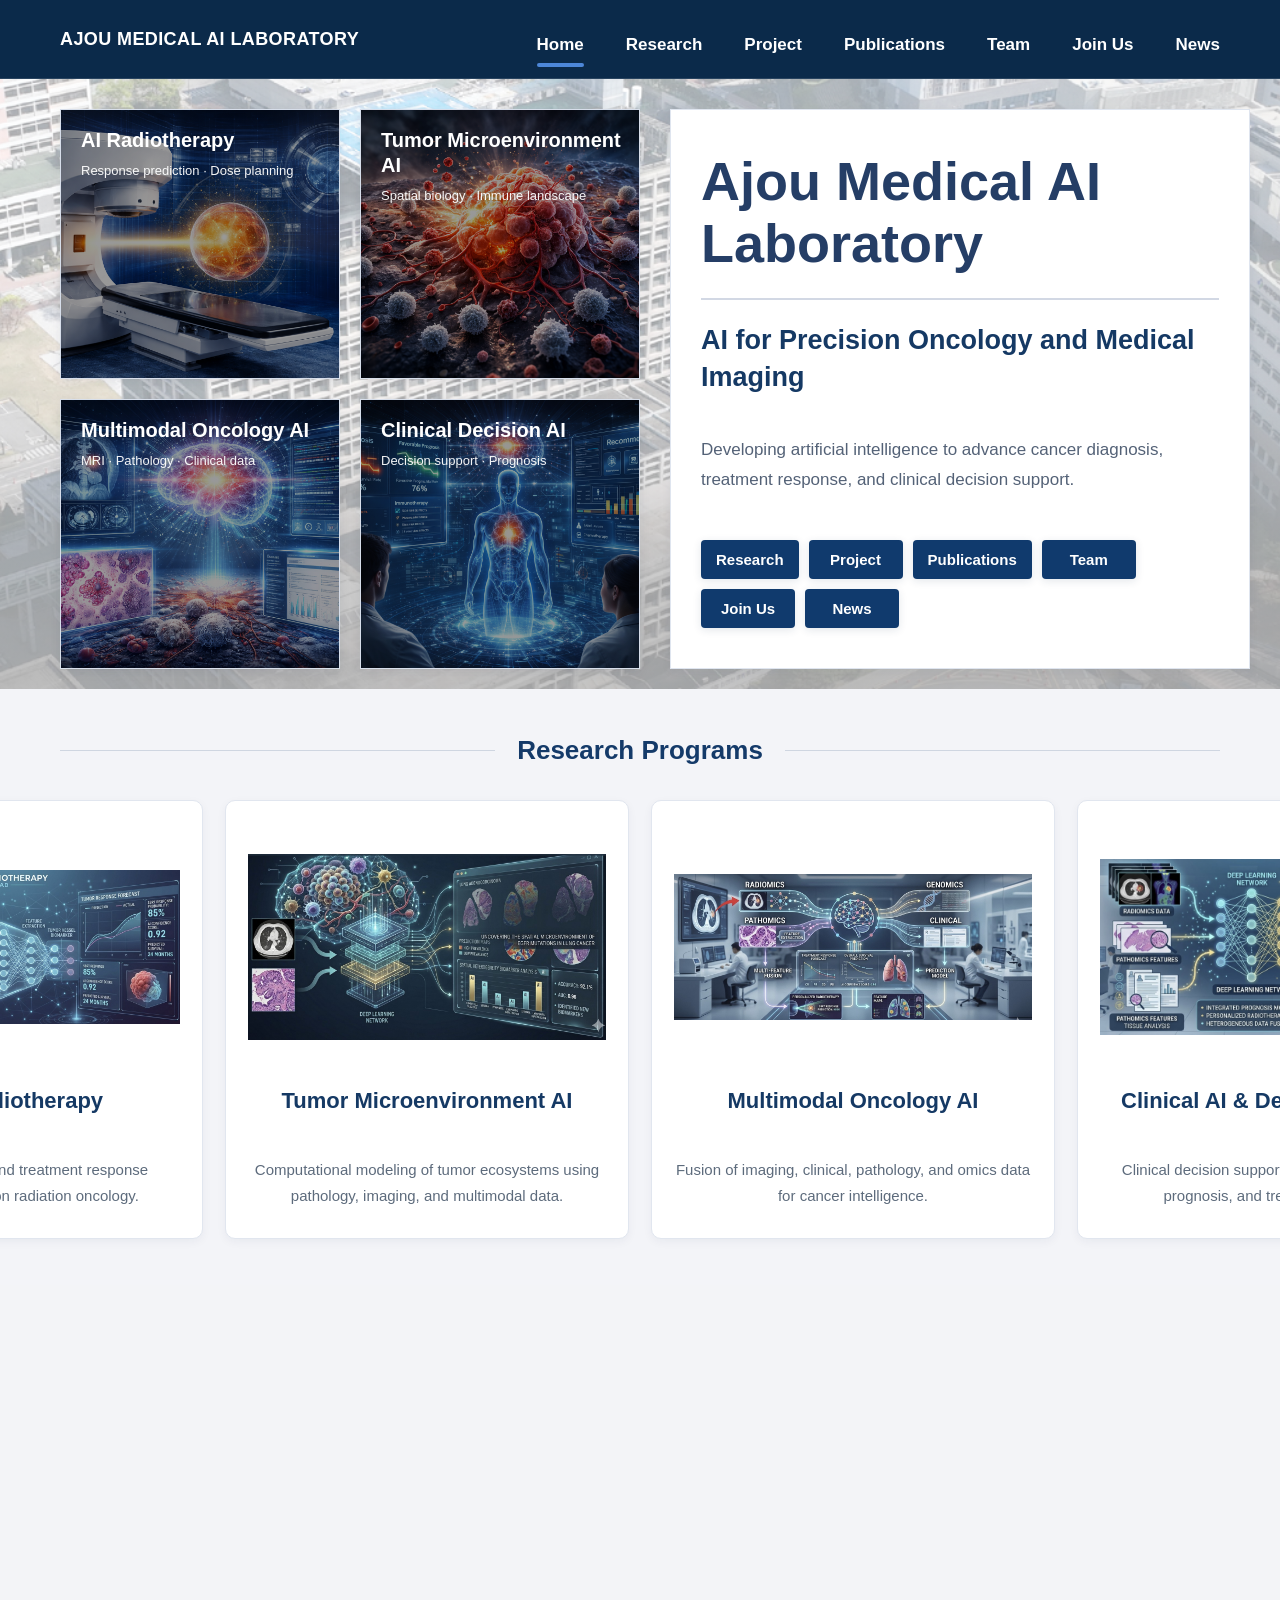
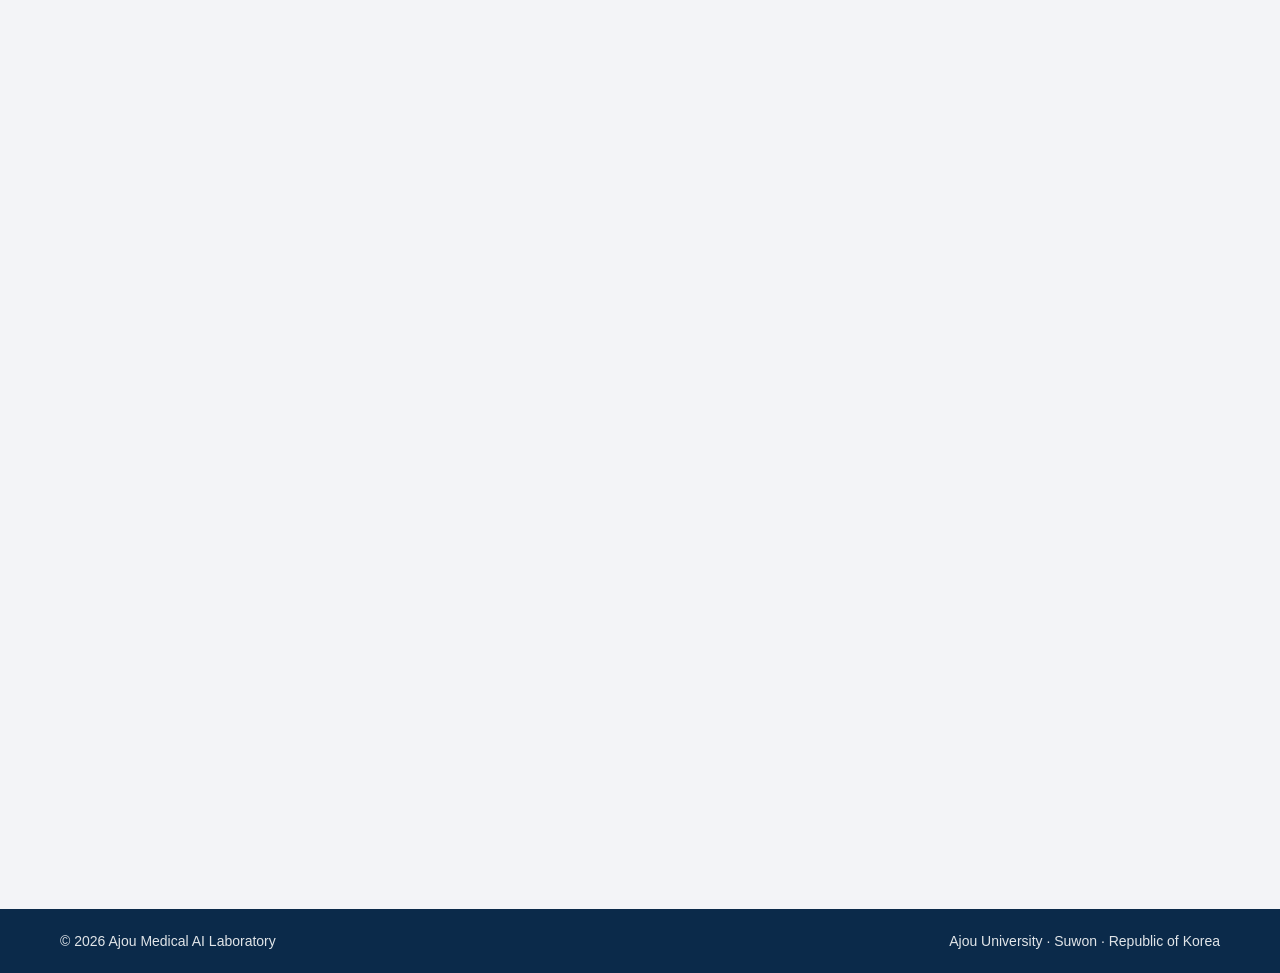
<file: index.html>
<!DOCTYPE html>
<html lang="en">

<head>
  <meta charset="UTF-8">
  <meta name="viewport" content="width=device-width, initial-scale=1.0">
  <title>Ajou Medical AI Laboratory</title>

  <link rel="stylesheet" href="style.css">
</head>

<body>

  <!-- HEADER -->

  <header class="site-header">
    <div class="container nav-wrap">

      <a href="index.html" class="site-logo">
        AJOU MEDICAL AI LABORATORY
      </a>

      <nav class="main-nav">
        <a href="index.html" class="active">Home</a>
        <a href="research.html">Research</a>
        <a href="project.html">Project</a>
        <a href="publications.html">Publications</a>
        <a href="team.html">Team</a>
        <a href="joinus.html">Join Us</a>
        <a href="news.html">News</a>
      </nav>

    </div>
  </header>


  <!-- HERO SECTION -->

  <section class="hero-section">
    <div class="container hero-grid">

      <!-- LEFT IMAGE GRID -->

      <div class="hero-images">

        <div class="hero-card">
          <img src="images/index-image/imageshero-radiotherapy.png" class="hero-card-image">
          <div class="hero-overlay"></div>
          <div class="hero-label">
            <h3>AI Radiotherapy</h3>
            <p>Response prediction · Dose planning</p>
          </div>
        </div>


        <div class="hero-card">
          <img src="images/index-image/imageshero-microenvironment.png" class="hero-card-image">
          <div class="hero-overlay"></div>
          <div class="hero-label">
            <h3>Tumor Microenvironment AI</h3>
            <p>Spatial biology · Immune landscape</p>
          </div>
        </div>


        <div class="hero-card">
          <img src="images/index-image/imageshero-multimodal.png" class="hero-card-image">
          <div class="hero-overlay"></div>
          <div class="hero-label">
            <h3>Multimodal Oncology AI</h3>
            <p>MRI · Pathology · Clinical data</p>
          </div>
        </div>


        <div class="hero-card">
          <img src="images/index-image/imageshero-clinical.png" class="hero-card-image">
          <div class="hero-overlay"></div>
          <div class="hero-label">
            <h3>Clinical Decision AI</h3>
            <p>Decision support · Prognosis</p>
          </div>
        </div>

      </div>


      <!-- RIGHT TEXT -->

      <div class="hero-text">

        <h1>Ajou Medical AI Laboratory</h1>

        <div class="hero-divider"></div>

        <h2>AI for Precision Oncology and Medical Imaging</h2>

        <p class="hero-desc">
          Developing artificial intelligence to advance cancer diagnosis,
          treatment response, and clinical decision support.
        </p>

        <div class="hero-buttons">
          <a href="research.html" class="btn btn-blue">Research</a>
          <a href="research.html" class="btn btn-blue">Project</a>
          <a href="publications.html" class="btn btn-blue">Publications</a>
          <a href="team.html" class="btn btn-blue">Team</a>
          <a href="joinus.html" class="btn btn-blue">Join Us</a>
          <a href="joinus.html" class="btn btn-blue">News</a>
        </div>

      </div>

    </div>
  </section>



  <!-- RESEARCH PROGRAMS -->

  <section class="section-gray reveal">
    <div class="container">

      <div class="section-title-center">
        <div class="line"></div>
        <h2>Research Programs</h2>
        <div class="line"></div>
      </div>


      <div class="program-grid">


        <div class="program-card reveal delay-1">

          <div class="program-thumb">
            <img src="images/index-image/AI RT.jpg">
          </div>

          <h3>AI for Radiotherapy</h3>

          <p>
            Imaging biomarkers and treatment response modeling
            for precision radiation oncology.
          </p>

        </div>



        <div class="program-card reveal delay-1">

          <div class="program-thumb">
            <img src="images/index-image/AI MICROENVIROMENT.jpg">
          </div>

          <h3>Tumor Microenvironment AI</h3>

          <p>
            Computational modeling of tumor ecosystems using
            pathology, imaging, and multimodal data.
          </p>

        </div>



        <div class="program-card reveal delay-1">

          <div class="program-thumb">
            <img src="images/index-image/MULTIMODAL.jpg">
          </div>

          <h3>Multimodal Oncology AI</h3>

          <p>
            Fusion of imaging, clinical, pathology,
            and omics data for cancer intelligence.
          </p>

        </div>



        <div class="program-card reveal delay-1">

          <div class="program-thumb">
            <img src="images/index-image/CDSS.jpg">
          </div>

          <h3>Clinical AI & Decision Support</h3>

          <p>
            Clinical decision support systems for diagnosis,
            prognosis, and treatment planning.
          </p>

        </div>

      </div>

    </div>
  </section>



  <!-- MISSION -->

  <section class="section-white reveal">
    <div class="container">

      <div class="section-title-left">
        <h2>Our Mission</h2>
        <div class="line"></div>
      </div>

      <div class="mission-content">

        <p>
          Our laboratory focuses on developing advanced artificial intelligence
          technologies to improve cancer diagnosis, treatment planning,
          and clinical decision support.
        </p>

        <p>
          By integrating multimodal medical data such as MRI, pathology,
          genomic information, and clinical records,
          we aim to enable more accurate and personalized oncology care.
        </p>

      </div>

    </div>
  </section>



  <!-- IMPACT -->

  <section class="section-gray reveal">
    <div class="container">

      <div class="section-title-left">
        <h2>Impact</h2>
        <div class="line"></div>
      </div>

      <div class="impact-banner">
        <div class="impact-left">
          <ul>
            <li>AI-powered precision oncology research</li>
            <li>Clinical decision support systems</li>
            <li>Multimodal medical data integration</li>
          </ul>
        </div>
      </div>

    </div>
  </section>



  <!-- NEWS -->

  <section class="section-white reveal">
    <div class="container">

      <div class="section-title-left">
        <h2>News</h2>
        <div class="line"></div>
      </div>

      <div class="news-box" id="home-news-list">
        <div class="news-item">
          <div class="news-check">✓</div>
          <div>Loading latest news...</div>
        </div>
      </div>

    </div>
  </section>



  <!-- FOOTER -->

  <footer class="site-footer">
    <div class="container footer-wrap">

      <p>© 2026 Ajou Medical AI Laboratory</p>

      <p>Ajou University · Suwon · Republic of Korea</p>

    </div>
  </footer>

    <script src="script.js"></script>
</body>

</html>
</file>
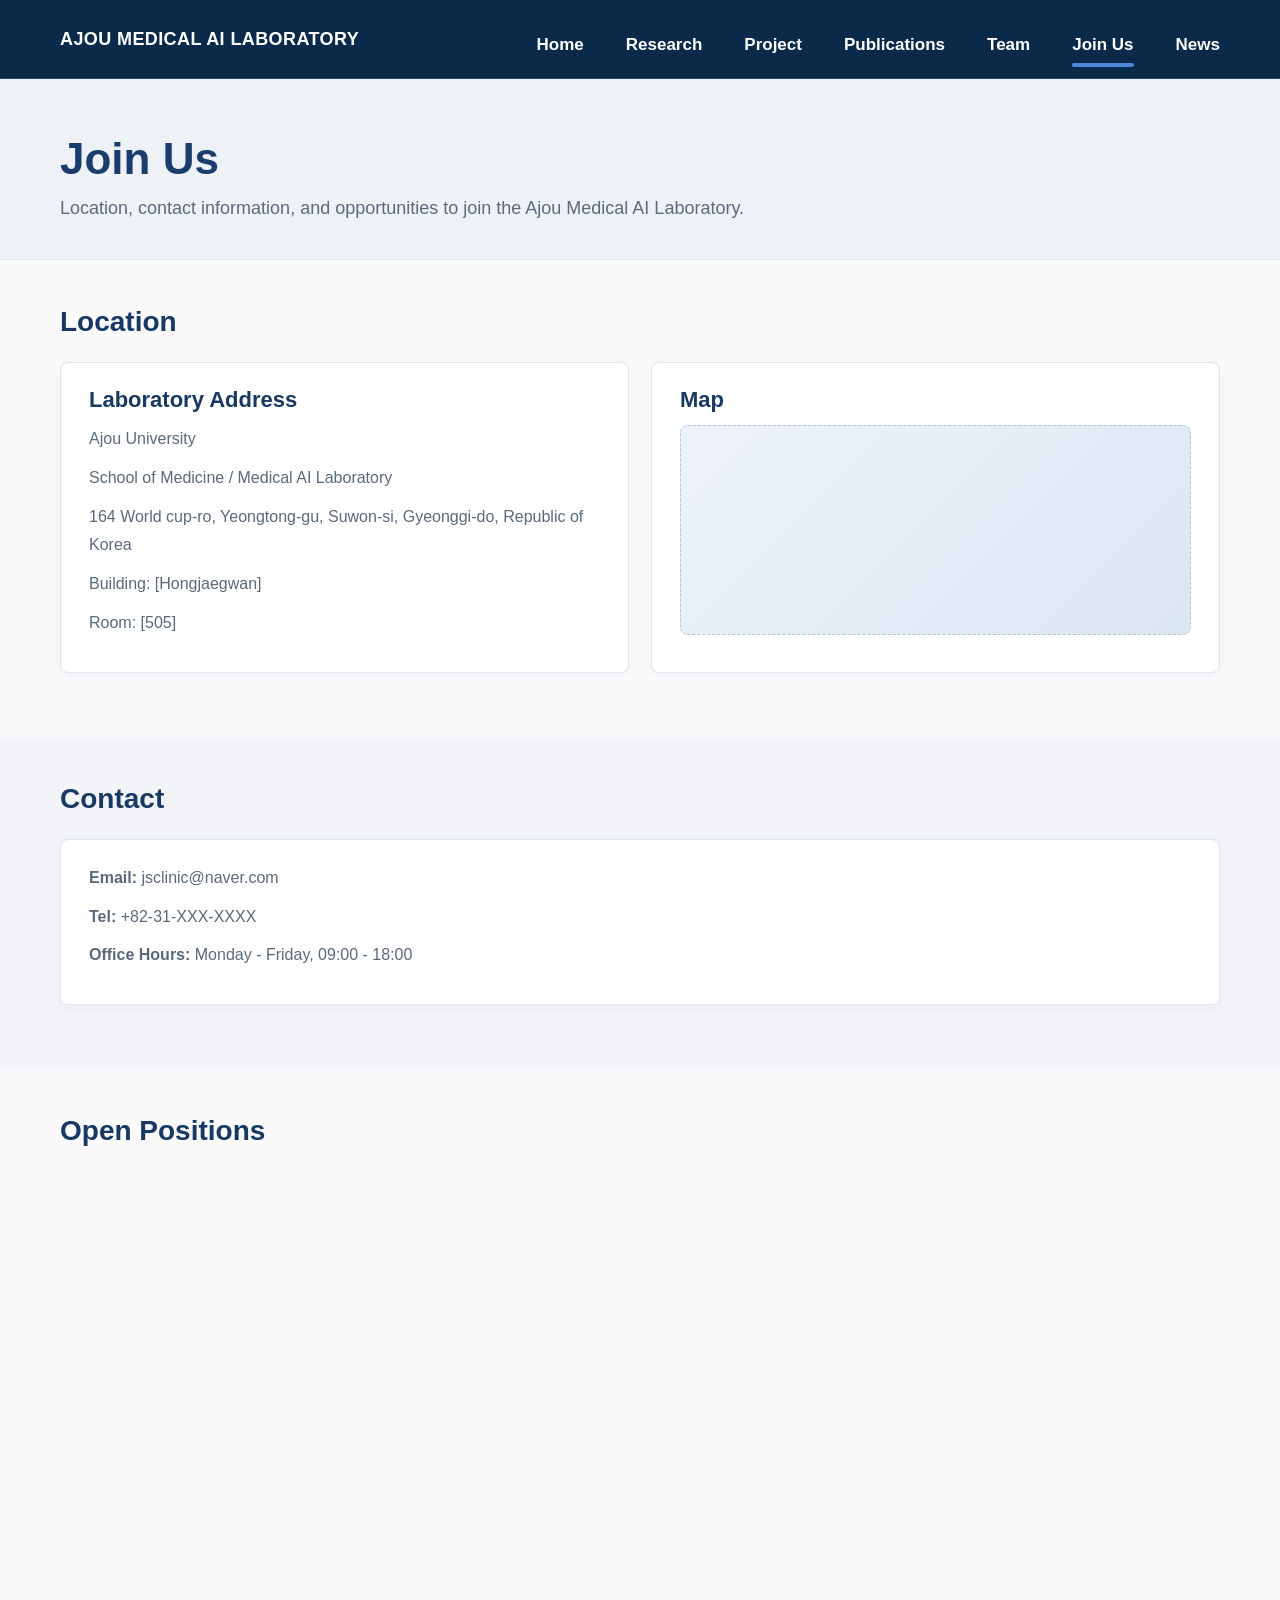
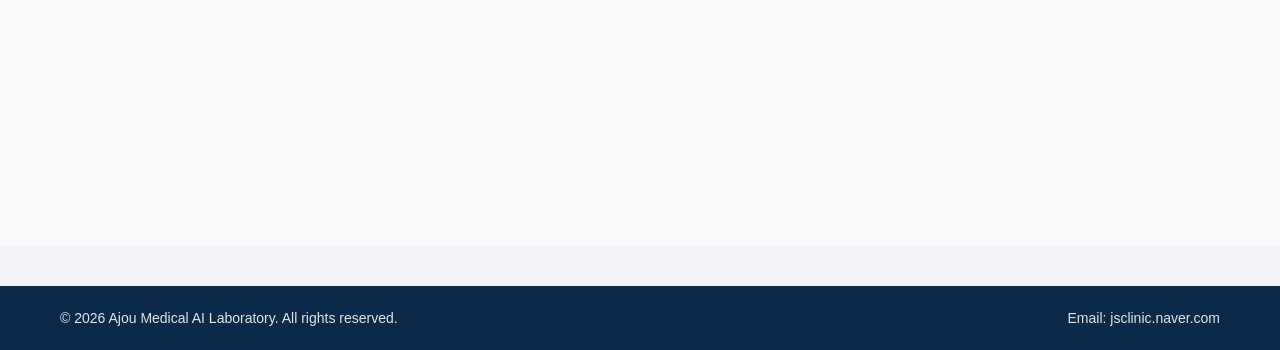
<file: joinus.html>
<!DOCTYPE html>
<html lang="en">
<head>
  <meta charset="UTF-8" />
  <meta name="viewport" content="width=device-width, initial-scale=1.0" />
  <meta name="description" content="Join Us - Ajou Medical AI Laboratory" />
  <title>Join Us | Ajou Medical AI Laboratory</title>
  <link rel="stylesheet" href="style.css" />
</head>
<body>
  <header class="site-header" id="site-header"></header>

  <main class="subpage-main">
    <section class="subpage-hero">
      <div class="container">
        <h1>Join Us</h1>
        <p>
          Location, contact information, and opportunities to join the Ajou Medical AI Laboratory.
        </p>
      </div>
    </section>

    <section class="section-white">
      <div class="container simple-section">
        <h2>Location</h2>

        <div class="joinus-grid">
          <div class="content-card reveal delay-1">
            <h3>Laboratory Address</h3>
            <p>Ajou University</p>
            <p>School of Medicine / Medical AI Laboratory</p>
            <p>164 World cup-ro, Yeongtong-gu, Suwon-si, Gyeonggi-do, Republic of Korea</p>
            <p>Building: [Hongjaegwan]</p>
            <p>Room: [505]</p>
          </div>

          <div class="content-card map-card reveal delay-1">
            <h3>Map</h3>
            <div class="map-placeholder">
            <iframe
                src= "https://www.google.com/maps/embed?pb=!1m18!1m12!1m3!1d3174.577523739261!2d127.0477245!3d37.281444199999996!2m3!1f0!2f0!3f0!3m2!1i1024!2i768!4f13.1!3m3!1m2!1s0x357b5bfa3f5911ef%3A0x14c57a2c95d27207!2z7JWE7KO864yA7ZWZ6rWQIO2ZjeyerOq0gA!5e0!3m2!1sko!2skr!4v1772778876758!5m2!1sko!2skr" width="600" height="450" style="border:0;" allowfullscreen="" loading="lazy" referrerpolicy="no-referrer-when-downgrade"
                width="100%"
                height="100%"
                style="border:0;"
                allowfullscreen=""
                loading="lazy">
            </iframe>
            </div>
          </div>
        </div>
      </div>
    </section>

    <section class="section-gray">
      <div class="container simple-section">
        <h2>Contact</h2>

        <div class="content-card reveal delay-1">
          <p><strong>Email:</strong> jsclinic@naver.com</p>
          <p><strong>Tel:</strong> +82-31-XXX-XXXX</p>
          <p><strong>Office Hours:</strong> Monday - Friday, 09:00 - 18:00</p>
        </div>
      </div>
    </section>

    <section class="section-white">
      <div class="container simple-section">
        <h2>Open Positions</h2>

        <div class="content-card reveal delay-1">
          <h3>Graduate Students</h3>
          <p>
            We are looking for motivated students interested in medical AI,
            cancer imaging, multimodal learning, and clinical decision support.
          </p>
          <p>
            Preferred background: computer science, biomedical engineering,
            medical imaging, data science, or related fields.
          </p>
        </div>

        <div class="content-card reveal delay-1">
          <h3>Research Interns</h3>
          <p>
            Undergraduate research interns are welcome. Students with interest in
            Python, deep learning, computer vision, and healthcare AI are encouraged to apply.
          </p>
        </div>

        <div class="content-card reveal delay-1">
          <h3>How to Apply</h3>
          <p>Please send the following materials by email:</p>
          <p>• CV / Resume</p>
          <p>• Brief statement of research interest</p>
          <p>• Transcript (optional)</p>
          <p>• Portfolio or GitHub link (if available)</p>
        </div>
      </div>
    </section>
  </main>

  <footer class="site-footer" id="site-footer"></footer>

  <script src="script.js"></script>
</body>
</html>
</file>
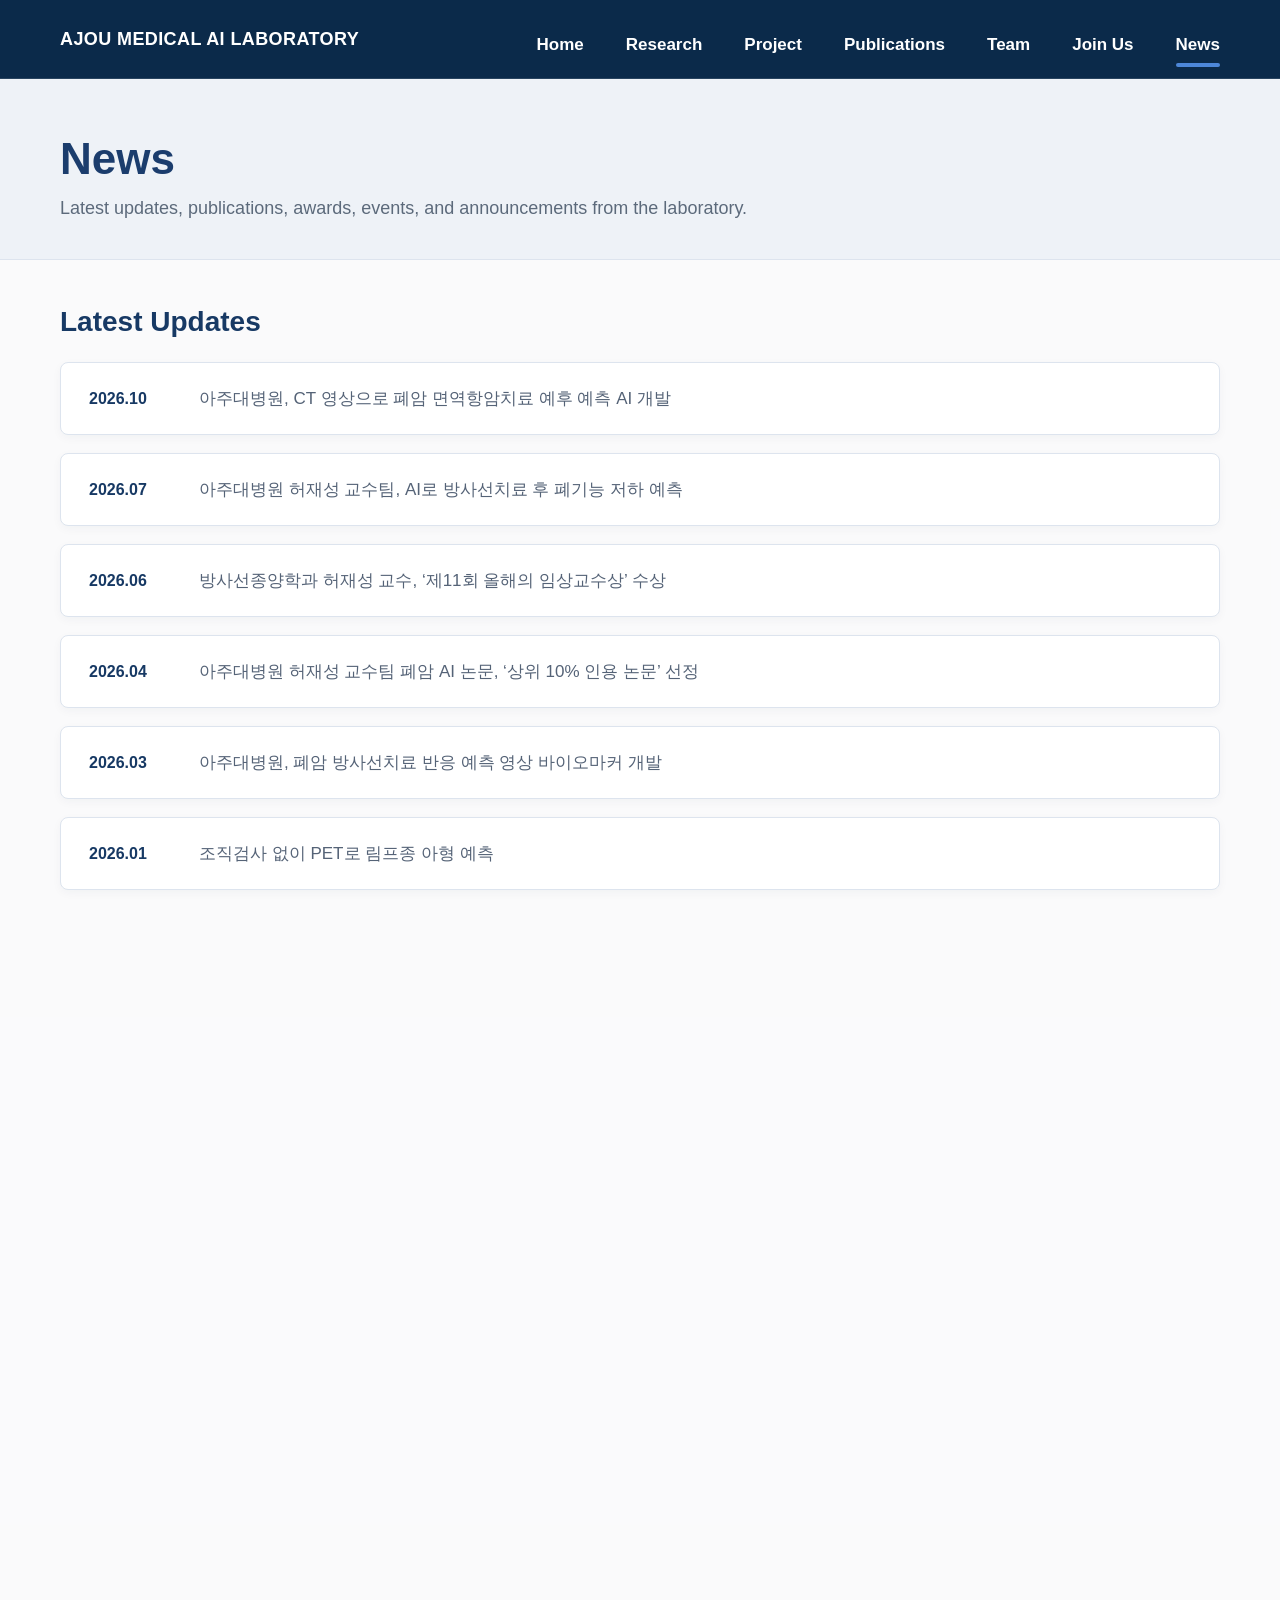
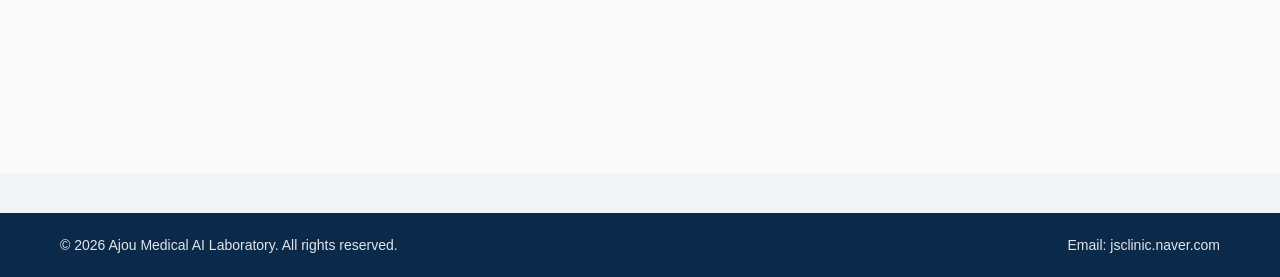
<file: news.html>
<!DOCTYPE html>
<html lang="en">
<head>
  <meta charset="UTF-8" />
  <meta name="viewport" content="width=device-width, initial-scale=1.0" />
  <meta name="description" content="News - Ajou Medical AI Laboratory" />
  <title>News | Ajou Medical AI Laboratory</title>
  <link rel="stylesheet" href="style.css" />
</head>
<body>
  <header class="site-header" id="site-header"></header>

  <main class="subpage-main">
    <section class="subpage-hero">
      <div class="container">
        <h1>News</h1>
        <p>
          Latest updates, publications, awards, events, and announcements from the laboratory.
        </p>
      </div>
    </section>

    <section class="section-white">
      <div class="container simple-section">
        <h2>Latest Updates</h2>


        <div class="news-list-item reveal delay-1">
          <div class="news-date">2026.10</div>
          <div class="news-text">
            <a href="https://www.medipana.com/news/articleView.html?idxno=419272" target="_blank" rel="noopener noreferrer">
              아주대병원, CT 영상으로 폐암 면역항암치료 예후 예측 AI 개발
            </a>
          </div>
        </div>


        <div class="news-list-item reveal delay-1">
          <div class="news-date">2026.07</div>
          <div class="news-text">
            <a href="https://www.joongboo.com/news/articleView.html?idxno=363731881" target="_blank" rel="noopener noreferrer">
              아주대병원 허재성 교수팀, AI로 방사선치료 후 폐기능 저하 예측
            </a>
          </div>
        </div>

        <div class="news-list-item reveal delay-1">
          <div class="news-date">2026.06</div>
          <div class="news-text">
            <a href="https://hosp.ajoumc.or.kr/board/commBoardNewsView.do?no=71983" target="_blank" rel="noopener noreferrer">
              방사선종양학과 허재성 교수, ‘제11회 올해의 임상교수상’ 수상
            </a>
          </div>
        </div>

        <div class="news-list-item reveal delay-1">
          <div class="news-date">2026.04</div>
          <div class="news-text">
            <a href="https://www.k-health.com/news/articleView.html?idxno=91557" target="_blank" rel="noopener noreferrer">
              아주대병원 허재성 교수팀 폐암 AI 논문, ‘상위 10% 인용 논문’ 선정
            </a>
          </div>
        </div>

        <div class="news-list-item reveal delay-1">
          <div class="news-date">2026.03</div>
          <div class="news-text">
            <a href="https://www.docdocdoc.co.kr/news/articleView.html?idxno=3037335" target="_blank" rel="noopener noreferrer">
            아주대병원, 폐암 방사선치료 반응 예측 영상 바이오마커 개발
            </a>
          </div>
        </div>

        <div class="news-list-item reveal delay-1">
          <div class="news-date">2026.01</div>
          <div class="news-text">
            <a href="https://www.hankyung.com/article/202601274933h" target="_blank" rel="noopener noreferrer">
            조직검사 없이 PET로 림프종 아형 예측
            </a>
          </div>
        </div>

        <div class="news-list-item reveal delay-1">
          <div class="news-date">2026.01</div>
          <div class="news-text">
            <a href="https://n.news.naver.com/mnews/article/030/0003393523?sid=102" target="_blank" rel="noopener noreferrer">
            조직검사 전 단계서 림프종 구분…아주대병원, 다기관 AI 진단 보조 모델 제시
            </a>
          </div>
        </div>

        <div class="news-list-item reveal delay-1">
          <div class="news-date">2025.11</div>
          <div class="news-text">
            <a href="https://n.news.naver.com/mnews/article/018/0006171361?sid=102" target="_blank" rel="noopener noreferrer">
            AI 기반 임상추론 기술로 암병기 예측 정확도 30% 향상
            </a>
          </div>
        </div>

        <div class="news-list-item reveal delay-1">
          <div class="news-date">2025.09</div>
          <div class="news-text">
            <a href="https://n.news.naver.com/mnews/article/119/0003004698?sid=102" target="_blank" rel="noopener noreferrer">
            아주대병원 공동연구팀, 사람·동물 간 대사 차이 반영 AI 모델 'MetaboGNN' 개발
            </a>
          </div>
        </div>

        <div class="news-list-item reveal delay-1">
          <div class="news-date">2025.03</div>
          <div class="news-text">
            <a href="https://n.news.naver.com/mnews/article/030/0003293210?sid=102" target="_blank" rel="noopener noreferrer">
            아주대병원, 비소세포폐암 EGFR 돌연변이 비침습적 예측 논문 '톱 100' 등재
            </a>
          </div>
        </div>

        <div class="news-list-item reveal delay-1">
          <div class="news-date">2024.10</div>
          <div class="news-text">
            <a href="https://health.chosun.com/site/data/html_dir/2024/10/23/2024102301549.html" target="_blank" rel="noopener noreferrer">
            아주대병원 허재성 교수팀 한국인 폐암, 'EGFR 변이' 예측 정확도 획기적으로 높여
            </a>
          </div>
        </div>

        <div class="news-list-item reveal delay-1">
          <div class="news-date">2024.10</div>
          <div class="news-text">
            <a href="https://www.medigatenews.com/news/474663486" target="_blank" rel="noopener noreferrer">
            아주대병원 허재성 교수팀, 한국인 폐암 'EGFR 변이' 예측 정확도 획기적으로 높여
            </a>
          </div>
        </div>

        <div class="news-list-item reveal delay-1">
          <div class="news-date">2024.02</div>
          <div class="news-text">
            <a href="https://www.hankookilbo.com/news/article/A2024020711050004296?did=NA" target="_blank" rel="noopener noreferrer">
            비소세포폐암, CT 영상 기반 'EGFR 돌연변이' 예측 모델 개발
            </a>
          </div>
        </div>

        <div class="news-list-item reveal delay-1">
          <div class="news-date">2024.02</div>
          <div class="news-text">
            <a href="https://n.news.naver.com/mnews/article/018/0005669458?sid=102" target="_blank" rel="noopener noreferrer">
            비소세포폐암, 비침습적·편리한 방법으로 확인 가능
            </a>
          </div>
        </div>

        <div class="news-list-item reveal delay-1">
          <div class="news-date">2022.05</div>
          <div class="news-text">
            <a href="https://health.chosun.com/site/data/html_dir/2022/05/25/2022052501002.html" target="_blank" rel="noopener noreferrer">
            구강암, 인공지능(AI)으로 진단한다
            </a>
          </div>
        </div>
      </div>
    </section>
  </main>

  <footer class="site-footer" id="site-footer"></footer>

  <script src="script.js"></script>
</body>
</html>
</file>
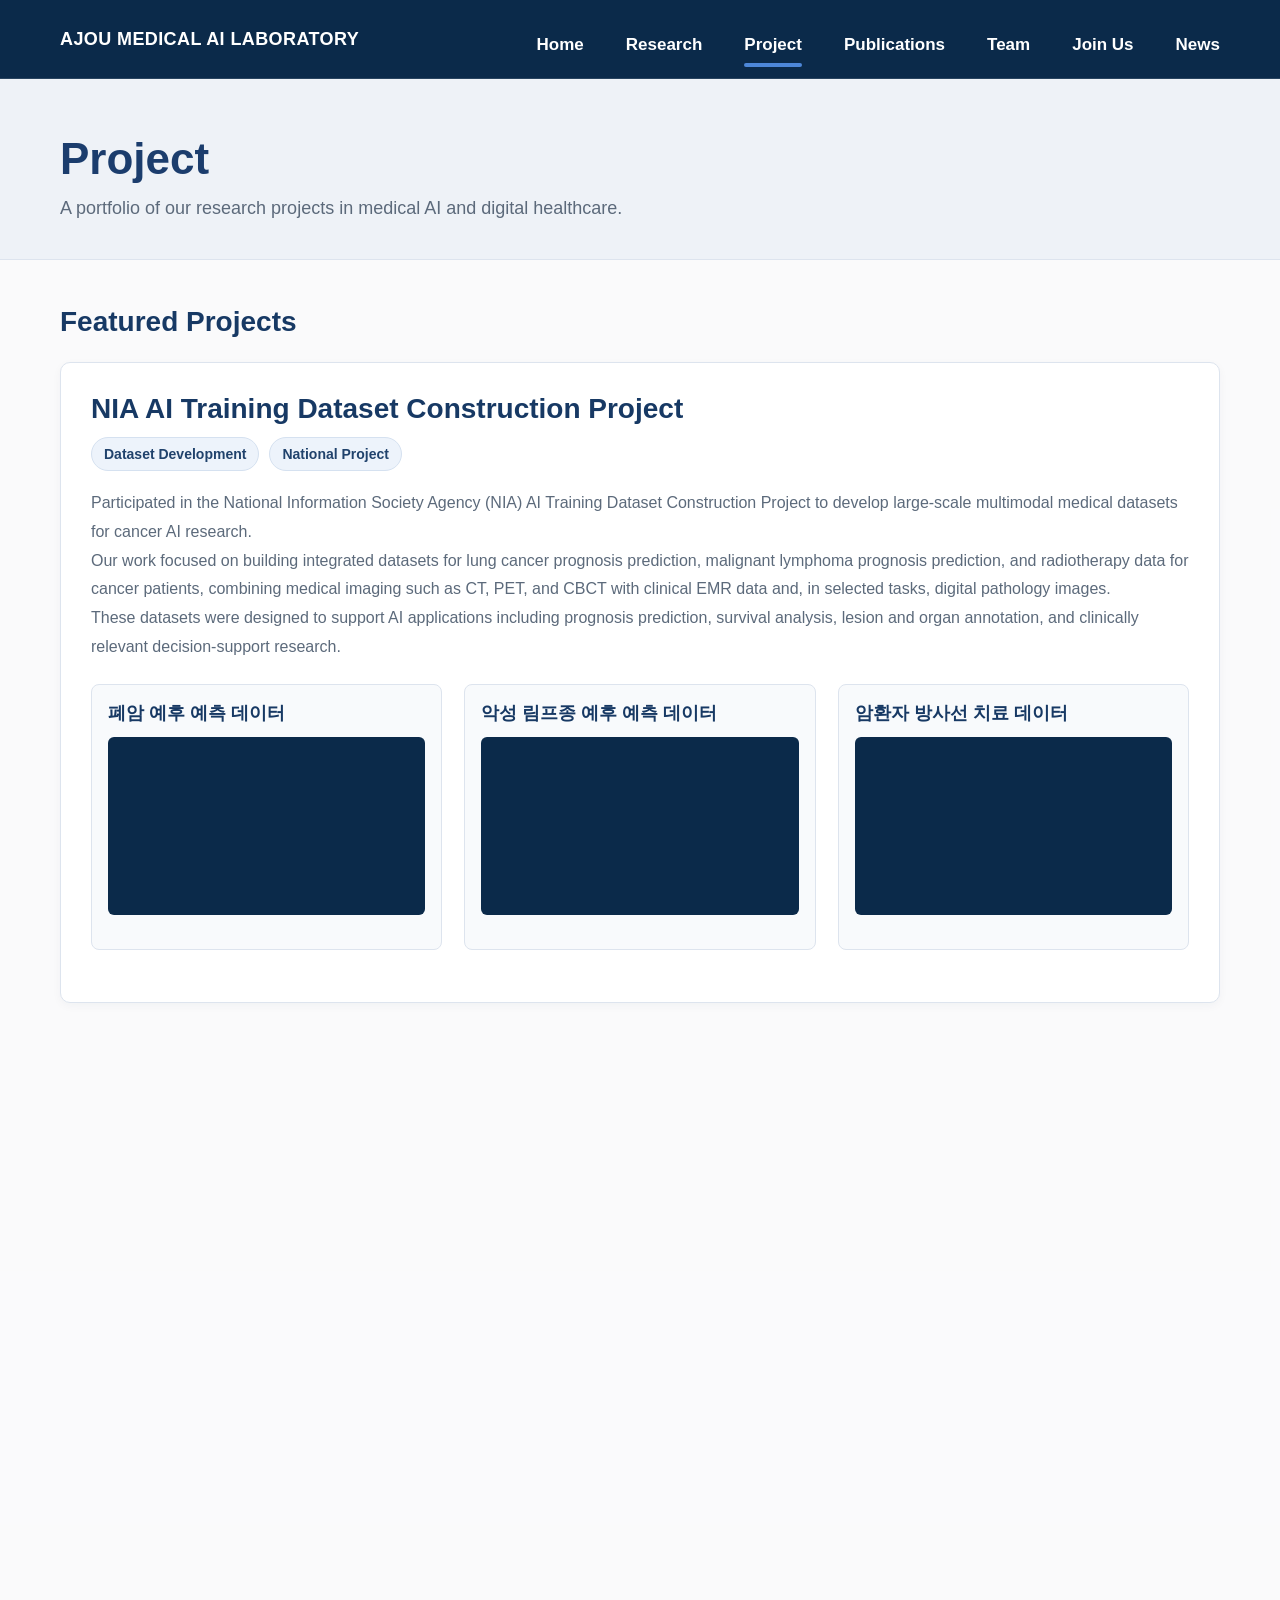
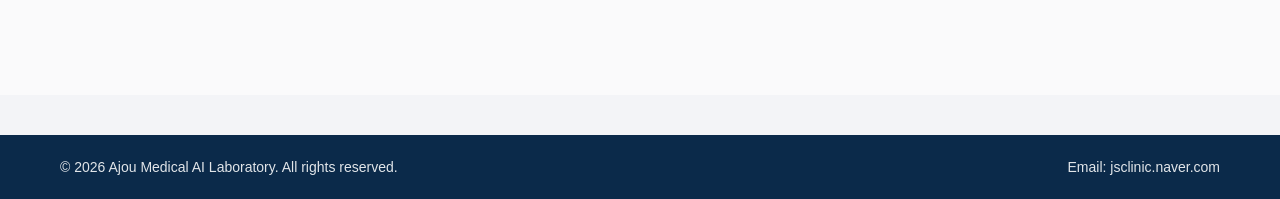
<file: project.html>
<!DOCTYPE html>
<html lang="en">
<head>
  <meta charset="UTF-8" />
  <meta name="viewport" content="width=device-width, initial-scale=1.0" />
  <meta
    name="description"
    content="Projects - Ajou Medical AI Laboratory"
  />
  <title>Project | Ajou Medical AI Laboratory</title>
  <link rel="stylesheet" href="style.css" />
</head>
<body>
  <header class="site-header" id="site-header"></header>

  <main class="subpage-main">
    <section class="subpage-hero">
      <div class="container">
        <h1>Project</h1>
        <p>
          A portfolio of our research projects in medical AI and digital healthcare.
        </p>
      </div>
    </section>

    <section class="section-white">
      <div class="container simple-section">
        <h2>Featured Projects</h2>

        <div class="project-list">
          <article class="project-card reveal delay-1">
            <h3>NIA AI Training Dataset Construction Project</h3>

            <div class="project-meta">
              <span class="project-tag">Dataset Development</span>
              <span class="project-tag">National Project</span>
            </div>

            <p>
              Participated in the National Information Society Agency (NIA) AI Training Dataset Construction Project to develop large-scale multimodal medical datasets for cancer AI research.
              <br>Our work focused on building integrated datasets for lung cancer prognosis prediction, malignant lymphoma prognosis prediction, and radiotherapy data for cancer patients, combining medical imaging such as CT, PET, and CBCT with clinical EMR data and, in selected tasks, digital pathology images.
              <br>These datasets were designed to support AI applications including prognosis prediction, survival analysis, lesion and organ annotation, and clinically relevant decision-support research.
            </p>

            <div class="project-media project-media-three">
              <div class="project-video-card">
                <h4>폐암 예후 예측 데이터</h4>
                <div class="project-video-frame">
                  <iframe
                    src="https://www.youtube.com/embed/aErJphh9jjI"
                    title="NIA dataset development project video 1"
                    allow="accelerometer; autoplay; clipboard-write; encrypted-media; gyroscope; picture-in-picture; web-share"
                    referrerpolicy="strict-origin-when-cross-origin"
                    allowfullscreen></iframe>
                </div>
                <a class="project-link" href="https://www.youtube.com/watch?v=aErJphh9jjI" target="_blank" rel="noopener noreferrer">
                </a>
              </div>

              <div class="project-video-card">
                <h4>악성 림프종 예후 예측 데이터</h4>
                <div class="project-video-frame">
                  <iframe
                    src="https://www.youtube.com/embed/aeqEFs9J19M"
                    title="NIA dataset development project video 2"
                    allow="accelerometer; autoplay; clipboard-write; encrypted-media; gyroscope; picture-in-picture; web-share"
                    referrerpolicy="strict-origin-when-cross-origin"
                    allowfullscreen></iframe>
                </div>
                <a class="project-link" href="https://www.youtube.com/watch?v=aeqEFs9J19M" target="_blank" rel="noopener noreferrer">
                </a>
              </div>

              <div class="project-video-card">
                <h4>암환자 방사선 치료 데이터</h4>
                <div class="project-video-frame">
                  <iframe
                    src="https://www.youtube.com/embed/Fv1-f7klqrw?start=1"
                    title="NIA dataset development project video 3"
                    allow="accelerometer; autoplay; clipboard-write; encrypted-media; gyroscope; picture-in-picture; web-share"
                    referrerpolicy="strict-origin-when-cross-origin"
                    allowfullscreen></iframe>
                </div>
                <a class="project-link" href="https://www.youtube.com/watch?v=Fv1-f7klqrw&t=1s" target="_blank" rel="noopener noreferrer">
                </a>
              </div>
            </div>
          </article>

          <article class="project-card reveal delay-2">
            <h3>Smart Hospital</h3>

            <div class="project-meta">
              <span class="project-tag">Smart Hospital</span>
              <span class="project-tag">Clinical Workflow</span>
            </div>

            <p>
              Participated in Korea's 2021 Smart Hospital Leading Model Project, led by Ajou University Hospital, to develop patient-safety solutions for inpatient care.
              <br>The project focused on reducing falls and pressure ulcers among high-risk hospitalized patients by applying ICT and AI-based monitoring and integrated management systems.
              <br>Our work was aligned with the development of smart hospital solutions including AI-based high-risk patient stratification, early detection, and integrated prevention workflows for safer and more efficient clinical care.
            </p>

            <div class="project-media project-media-single">
              <div class="project-video-card">
                <h4>스마트 병원</h4>
                <div class="project-video-frame">
                  <iframe
                    src="https://www.youtube.com/embed/IqRxotn615U"
                    title="Smart hospital project video"
                    allow="accelerometer; autoplay; clipboard-write; encrypted-media; gyroscope; picture-in-picture; web-share"
                    referrerpolicy="strict-origin-when-cross-origin"
                    allowfullscreen></iframe>
                </div>
                <a class="project-link" href="https://www.youtube.com/watch?v=IqRxotn615U" target="_blank" rel="noopener noreferrer">
                </a>
              </div>
            </div>
          </article>
        </div>
      </div>
    </section>
  </main>

  <footer class="site-footer" id="site-footer"></footer>

  <script src="script.js"></script>
</body>
</html>
</file>
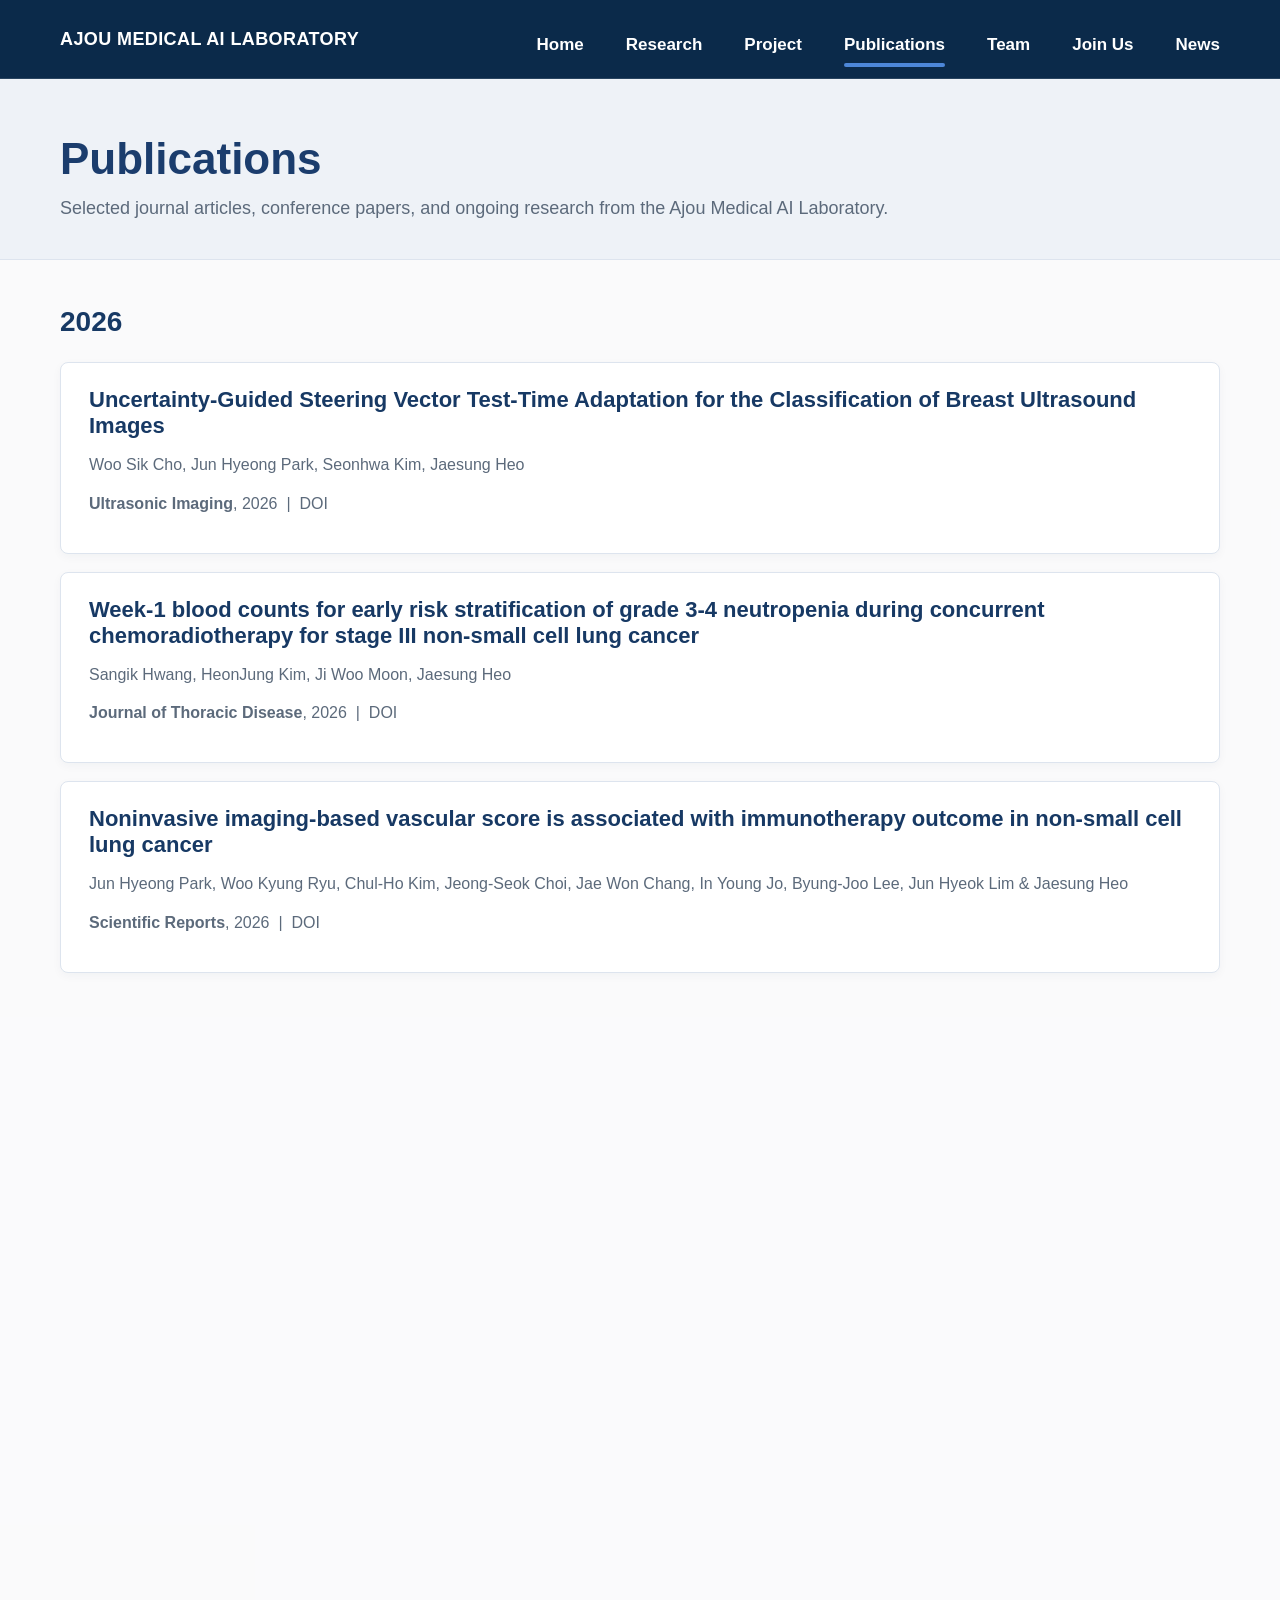
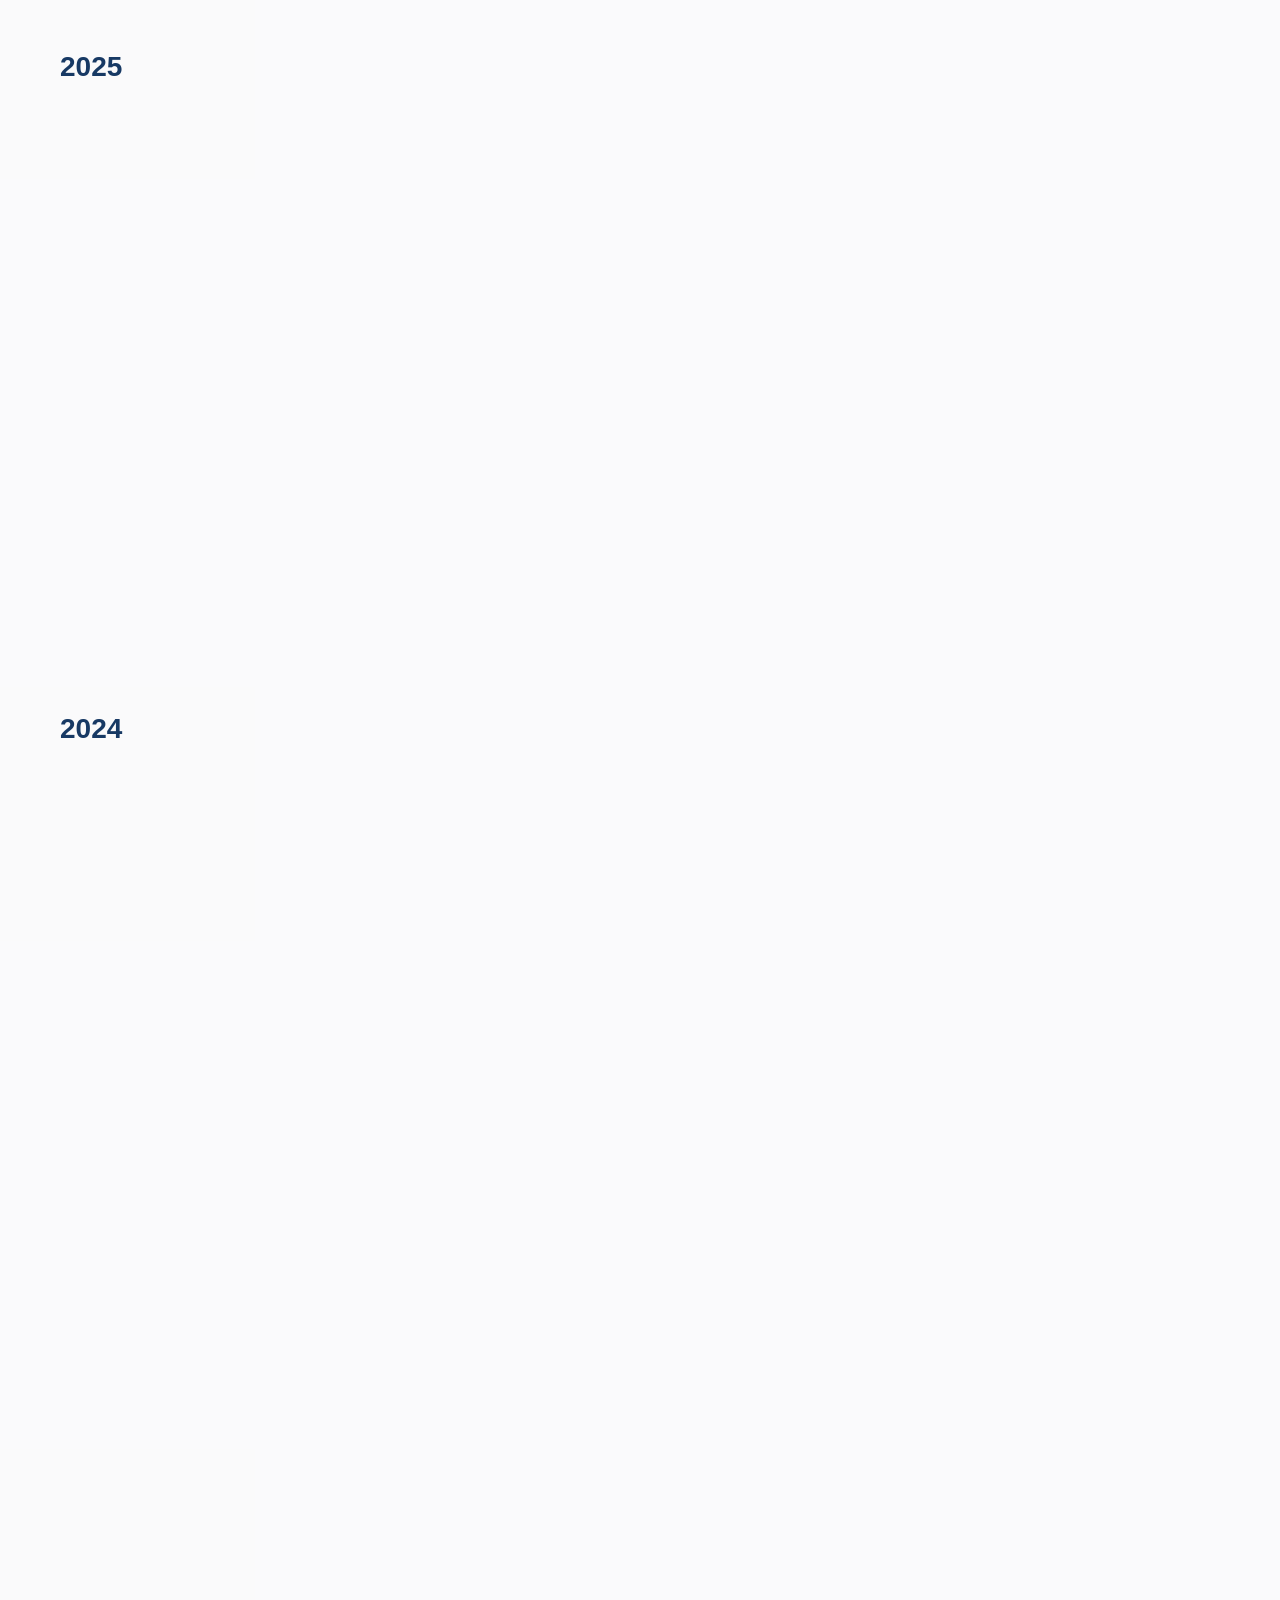
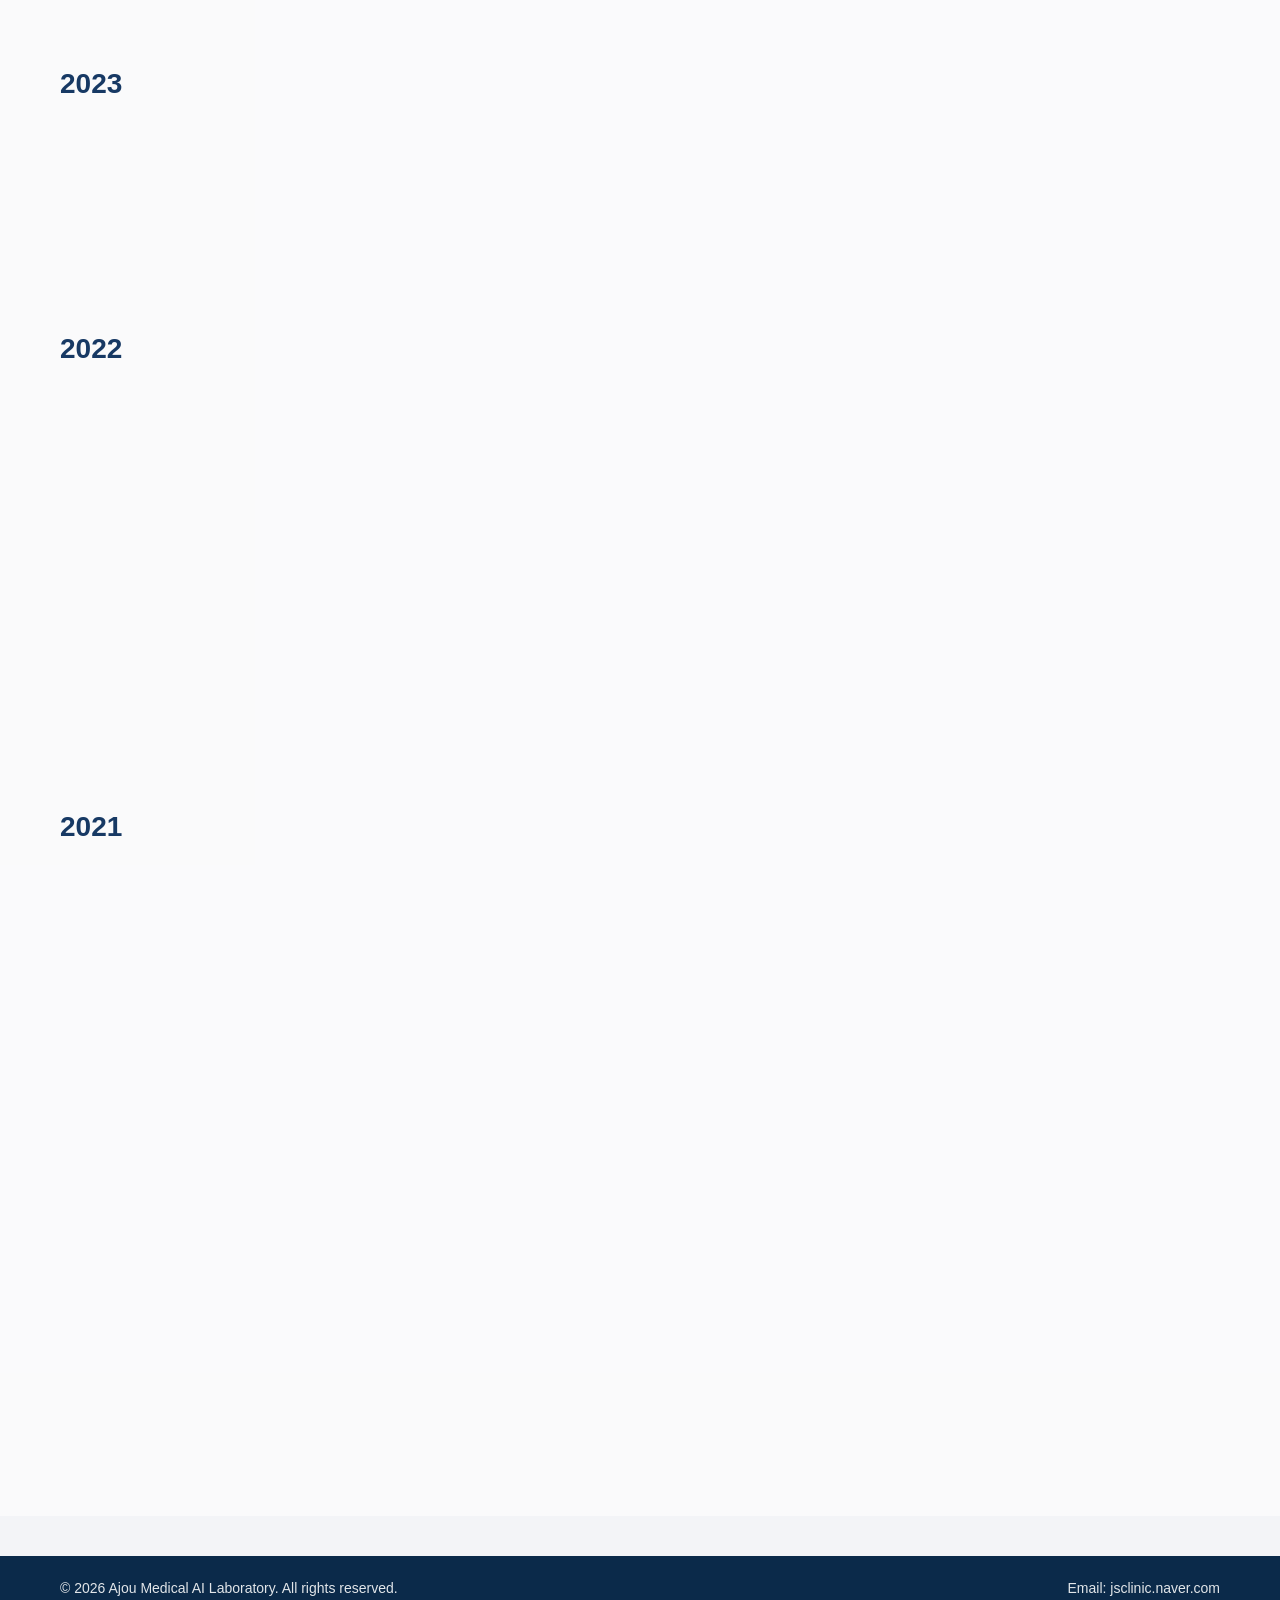
<file: publications.html>
<!DOCTYPE html>
<html lang="en">
<head>
  <meta charset="UTF-8" />
  <meta name="viewport" content="width=device-width, initial-scale=1.0" />
  <meta name="description" content="Publications - Ajou Medical AI Laboratory" />
  <title>Publications | Ajou Medical AI Laboratory</title>
  <link rel="stylesheet" href="style.css" />
</head>

<body>

<header class="site-header" id="site-header"></header>

<main class="subpage-main">

<section class="subpage-hero">
  <div class="container">
    <h1>Publications</h1>
    <p>
      Selected journal articles, conference papers, and ongoing research from the Ajou Medical AI Laboratory.
    </p>
  </div>
</section>

<section class="section-white">

<div class="container simple-section">

<h2>2026</h2>

<div class="publication-item reveal delay-1">
  <h3>Uncertainty-Guided Steering Vector Test-Time Adaptation for the Classification of Breast Ultrasound Images</h3>
  <p class="pub-authors">
    Woo Sik Cho, Jun Hyeong Park, Seonhwa Kim, Jaesung Heo 
  </p>
  <p class="pub-journal">
    <strong>Ultrasonic Imaging</strong>, 2026
    &nbsp;|&nbsp;
    <a href="https://journals.sagepub.com/doi/10.1177/01617346261495108" target="_blank" rel="noopener noreferrer">DOI</a>
  </p>
</div>

<div class="publication-item reveal delay-1">
  <h3>Week-1 blood counts for early risk stratification of grade 3-4 neutropenia during concurrent chemoradiotherapy for stage III non-small cell lung cancer</h3>
  <p class="pub-authors">
    Sangik Hwang, HeonJung Kim, Ji Woo Moon, Jaesung Heo 
  </p>
  <p class="pub-journal">
    <strong>Journal of Thoracic Disease</strong>, 2026
    &nbsp;|&nbsp;
    <a href="https://jtd.amegroups.org/article/view/127852" target="_blank" rel="noopener noreferrer">DOI</a>
  </p>
</div>

<div class="publication-item reveal delay-1">
  <h3>Noninvasive imaging-based vascular score is associated with immunotherapy outcome in non-small cell lung cancer</h3>
  <p class="pub-authors">
    Jun Hyeong Park, Woo Kyung Ryu, Chul-Ho Kim, Jeong-Seok Choi, Jae Won Chang, In Young Jo, Byung-Joo Lee, Jun Hyeok Lim & Jaesung Heo 
  </p>
  <p class="pub-journal">
    <strong>Scientific Reports</strong>, 2026
    &nbsp;|&nbsp;
    <a href="https://www.nature.com/articles/s41598-026-71525-y" target="_blank" rel="noopener noreferrer">DOI</a>
  </p>
</div>

<div class="publication-item reveal delay-1">
  <h3>Computed tomography-based deep learning prediction of radiation-induced functional decline after lung cancer radiotherapy</h3>
  <p class="pub-authors">
    Jung Chun Kim, Seonhwa Kim, Jun Hyeong Park, Jaesung Heo
  </p>
  <p class="pub-journal">
    <strong>Translational Lung Cancer Research</strong>, 2026
    &nbsp;|&nbsp;
    <a href="https://tlcr.amegroups.org/article/view/120040/html" target="_blank" rel="noopener noreferrer">DOI</a>
  </p>
</div>

<div class="publication-item reveal delay-1">
  <h3>Predicting Stereotactic Body Radiation Therapy Response Using an AI-Based Tumor Vessel Biomarker</h3>
  <p class="pub-authors">
    Jun Hyeong Park, Jun Hyeok Lim, Seonhwa Kim, Chul-Ho Kim, Seulgi You, Jeong-Seok Choi, Jae Won Chang, Dongil Park, Myung-Won Lee, Sup Kim, In Young Jo, Hyung Kwon Byeon, Ki Nam Park, Byung-Joo Lee, Sung-Chan Shin, Yong-Il Cheon, Jaesung Heo
  </p>
  <p class="pub-journal">
    <strong>Technology in Cancer Research &amp; Treatment</strong>, 2026
    &nbsp;|&nbsp;
    <a href="https://doi.org/10.1177/15330338261428377" target="_blank" rel="noopener noreferrer">DOI</a>
  </p>
</div>

<div class="publication-item reveal delay-1">
  <h3>Robust Multimodal Deep Learning for Lymphoma Subtype Classification Using 18F-FDG PET Maximum Intensity Projection Images and Clinical Data: A Multi-Center Study</h3>
  <p class="pub-authors">
    Seonhwa Kim, Jun Hyeong Park, Chul-Ho Kim, Seulgi You, Jeong-Seok Choi, Jae Won Chang, In Young Jo, Byung-Joo Lee, Il-Seok Park, Han Su Kim, Yong-Jin Park, Jaesung Heo
  </p>
  <p class="pub-journal">
    <strong>Cancers</strong>, 2026
    &nbsp;|&nbsp;
    <a href="https://doi.org/10.3390/cancers18020210" target="_blank" rel="noopener noreferrer">DOI</a>
  </p>
</div>


<h2>2025</h2>

<div class="publication-item reveal delay-1">
  <h3>Clinical reasoning from real-world oncology reports using large language models</h3>
  <p class="pub-authors">
    Jun Hyeong Park, Seonhwa Kim, Jaesung Heo
  </p>
  <p class="pub-journal">
    <strong>Digital Health</strong>, 2025
    &nbsp;|&nbsp;
    <a href="https://doi.org/10.1177/20552076251394622" target="_blank" rel="noopener noreferrer">DOI</a>
  </p>
</div>

<div class="publication-item reveal delay-1">
  <h3>MetaboGNN: predicting liver metabolic stability with graph neural networks and cross-species data</h3>
  <p class="pub-authors">
    Jun Hyeong Park, Ri Han, Junbo Jang, Jisan Kim, Joonki Paik, Jaesung Heo, Yoonji Lee
  </p>
  <p class="pub-journal">
    <strong>Journal of Cheminformatics</strong>, 2025
    &nbsp;|&nbsp;
    <a href="https://doi.org/10.1186/s13321-025-01089-y" target="_blank" rel="noopener noreferrer">DOI</a>
  </p>
</div>

<div class="publication-item reveal delay-1">
  <h3>Systematic construction of composite radiation therapy dataset using automated data pipeline for prognosis prediction</h3>
  <p class="pub-authors">
    June Hyuck Lim, Seonhwa Kim, Jun Hyeong Park, Chul-Ho Kim, Jeong-Seok Choi, Jae Won Chang, Sup Kim, Il-Seok Park, Boram Ha, In Young Jo, Hyung Kwon Byeon, Ki Nam Park, Han Su Kim, Soo Yeon Jung, Jaesung Heo
  </p>
  <p class="pub-journal">
    <strong>International Journal of Medical Informatics</strong>, 2025
    &nbsp;|&nbsp;
    <a href="https://doi.org/10.1016/j.ijmedinf.2024.105712" target="_blank" rel="noopener noreferrer">DOI</a>
  </p>
</div>


<h2>2024</h2>

<div class="publication-item reveal delay-1">
  <h3>A Multi-label Artificial Intelligence Approach for Improving Breast Cancer Detection With Mammographic Image Analysis</h3>
  <p class="pub-authors">
    Jun Hyeong Park, June Hyuck Lim, Seonhwa Kim, Jaesung Heo
  </p>
  <p class="pub-journal">
    <strong>In Vivo</strong>, 2024
    &nbsp;|&nbsp;
    <a href="https://doi.org/10.21873/invivo.13767" target="_blank" rel="noopener noreferrer">DOI</a>
  </p>
</div>

<div class="publication-item reveal delay-1">
  <h3>Deep learning-based analysis of EGFR mutation prevalence in lung adenocarcinoma H&amp;E whole slide images</h3>
  <p class="pub-authors">
    Jun Hyeong Park, June Hyuck Lim, Seonhwa Kim, Chul-Ho Kim, Jeong-Seok Choi, Jun Hyeok Lim, Lucia Kim, Jae Won Chang, Dongil Park, Myung-Won Lee, Sup Kim, Il-Seok Park, Seung Hoon Han, Eun Shin, Jin Roh, Jaesung Heo
  </p>
  <p class="pub-journal">
    <strong>Journal of Pathology Clinical Research</strong>, 2024
    &nbsp;|&nbsp;
    <a href="https://doi.org/10.1002/2056-4538.70004" target="_blank" rel="noopener noreferrer">DOI</a>
  </p>
</div>

<div class="publication-item reveal delay-1">
  <h3>Development of a multi-modal learning-based lymph node metastasis prediction model for lung cancer</h3>
  <p class="pub-authors">
    Jeongmin Park, Seonhwa Kim, June Hyuck Lim, Chul-Ho Kim, Seulgi You, Jeong-Seok Choi, Jun Hyeok Lim, Jae Won Chang, Dongil Park, Myung-Won Lee, Byung-Joo Lee, Sung-Chan Shin, Yong-Il Cheon, Il-Seok Park, Seung Hoon Han, Daemyung Youn, Hye Sang Lee, Jaesung Heo
  </p>
  <p class="pub-journal">
    <strong>Clinical Imaging</strong>, 2024
    &nbsp;|&nbsp;
    <a href="https://doi.org/10.1016/j.clinimag.2024.110254" target="_blank" rel="noopener noreferrer">DOI</a>
  </p>
</div>

<div class="publication-item reveal delay-1">
  <h3>Deep learning-radiomics integrated noninvasive detection of epidermal growth factor receptor mutations in non-small cell lung cancer patients</h3>
  <p class="pub-authors">
    Seonhwa Kim, June Hyuck Lim, Chul-Ho Kim, Jin Roh, Seulgi You, Jeong-Seok Choi, Jun Hyeok Lim, Lucia Kim, Jae Won Chang, Dongil Park, Myung-Won Lee, Sup Kim, Jaesung Heo
  </p>
  <p class="pub-journal">
    <strong>Scientific Reports</strong>, 2024
    &nbsp;|&nbsp;
    <a href="https://doi.org/10.1038/s41598-024-51630-6" target="_blank" rel="noopener noreferrer">DOI</a>
  </p>
</div>


<h2>2023</h2>

<div class="publication-item reveal delay-1">
  <h3>Effectiveness of Self-Assessment, TAilored Information, and Lifestyle Management for Cancer Patients' Returning to Work (START): A Multi-center, Randomized Controlled Trial</h3>
  <p class="pub-authors">
    Danbee Kang, et al.
  </p>
  <p class="pub-journal">
    <strong>Cancer Research and Treatment</strong>, 2023
    &nbsp;|&nbsp;
    <a href="https://doi.org/10.4143/crt.2022.939" target="_blank" rel="noopener noreferrer">DOI</a>
  </p>
</div>


<h2>2022</h2>

<div class="publication-item reveal delay-1">
  <h3>Deep learning model for tongue cancer diagnosis using endoscopic images</h3>
  <p class="pub-authors">
    Jaesung Heo, June Hyuck Lim, Hye Ran Lee, Jeon Yeob Jang, Yoo Seob Shin, Dahee Kim, Jae Yol Lim, Young Min Park, Yoon Woo Koh, Soon-Hyun Ahn, Eun-Jae Chung, Doh Young Lee, Jungirl Seok, Chul-Ho Kim
  </p>
  <p class="pub-journal">
    <strong>Scientific Reports</strong>, 2022
    &nbsp;|&nbsp;
    <a href="https://doi.org/10.1038/s41598-022-10287-9" target="_blank" rel="noopener noreferrer">DOI</a>
  </p>
</div>

<div class="publication-item reveal delay-1">
  <h3>Prognostic Significance of Initial Absolute Lymphocyte Count in Adjuvant Radiotherapy for Pancreatic Adenocarcinoma</h3>
  <p class="pub-authors">
    Jaesung Heo, O Kyu Noh
  </p>
  <p class="pub-journal">
    <strong>Biomedicines</strong>, 2022
    &nbsp;|&nbsp;
    <a href="https://doi.org/10.3390/biomedicines10092190" target="_blank" rel="noopener noreferrer">DOI</a>
  </p>
</div>


<h2>2021</h2>

<div class="publication-item reveal delay-1">
  <h3>Mental Disorders in Nasopharyngeal Carcinoma Patients Receiving Radiation Therapy: A Nationwide Population-based Study</h3>
  <p class="pub-authors">
    O Kyu Noh, Jaesung Heo
  </p>
  <p class="pub-journal">
    <strong>In Vivo</strong>, 2021
    &nbsp;|&nbsp;
    <a href="https://doi.org/10.21873/invivo.12580" target="_blank" rel="noopener noreferrer">DOI</a>
  </p>
</div>

<div class="publication-item reveal delay-1">
  <h3>COVID-19 pandemic: a new cause of unplanned interruption of radiotherapy in breast cancer patients</h3>
  <p class="pub-authors">
    Shiho Lee, Jaesung Heo
  </p>
  <p class="pub-journal">
    <strong>Medical Oncology</strong>, 2021
    &nbsp;|&nbsp;
    <a href="https://doi.org/10.1007/s12032-021-01604-9" target="_blank" rel="noopener noreferrer">DOI</a>
  </p>
</div>

<div class="publication-item reveal delay-1">
  <h3>Liquid-type nonthermal atmospheric plasma enhanced regenerative potential of silk-fibrin composite gel in radiation-induced wound failure</h3>
  <p class="pub-authors">
    Hye Ran Lee, Hye-Young Lee, Jaesung Heo, Jeon Yeob Jang, Yoo Seob Shin, Chul-Ho Kim
  </p>
  <p class="pub-journal">
    <strong>Materials Science &amp; Engineering C</strong>, 2021
    &nbsp;|&nbsp;
    <a href="https://doi.org/10.1016/j.msec.2021.112304" target="_blank" rel="noopener noreferrer">DOI</a>
  </p>
</div>

</div>

</div>

</section>

</main>


<footer class="site-footer" id="site-footer"></footer>

<script src="script.js"></script>

</body>
</html>
</file>
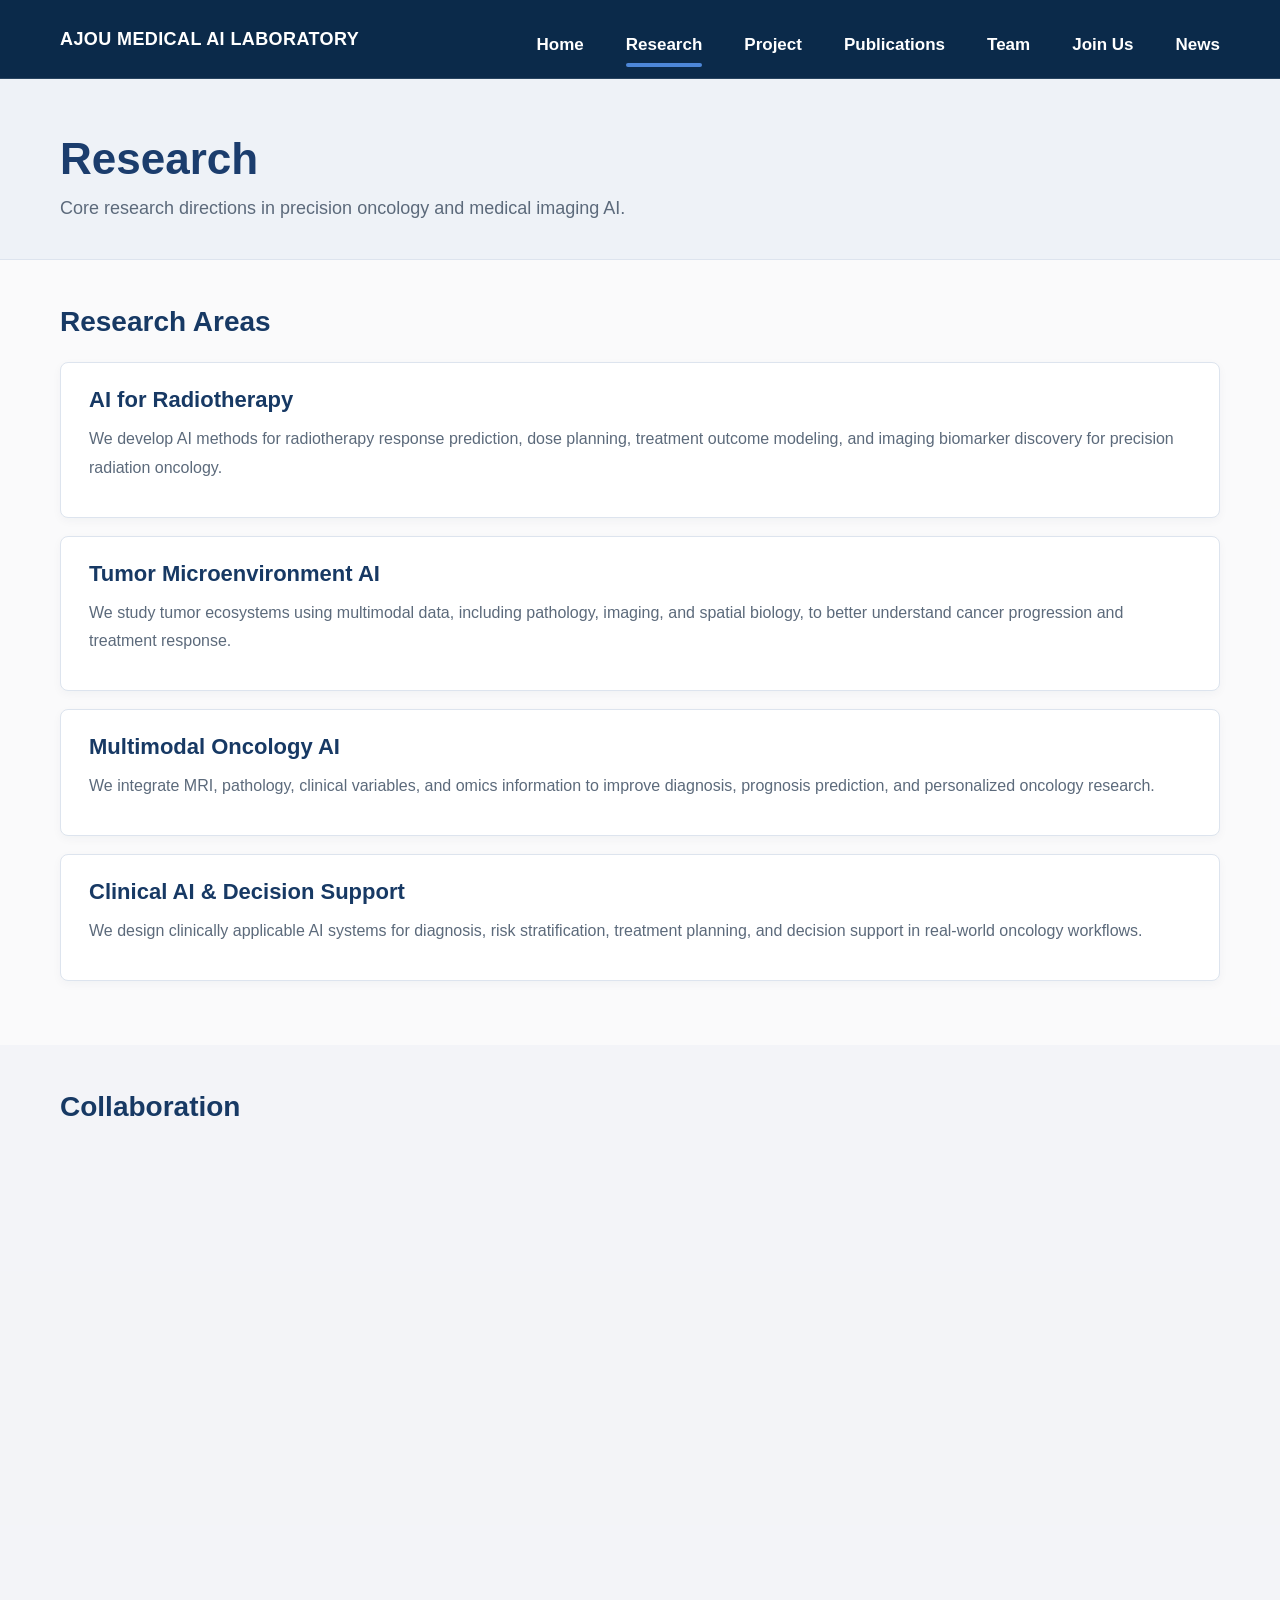
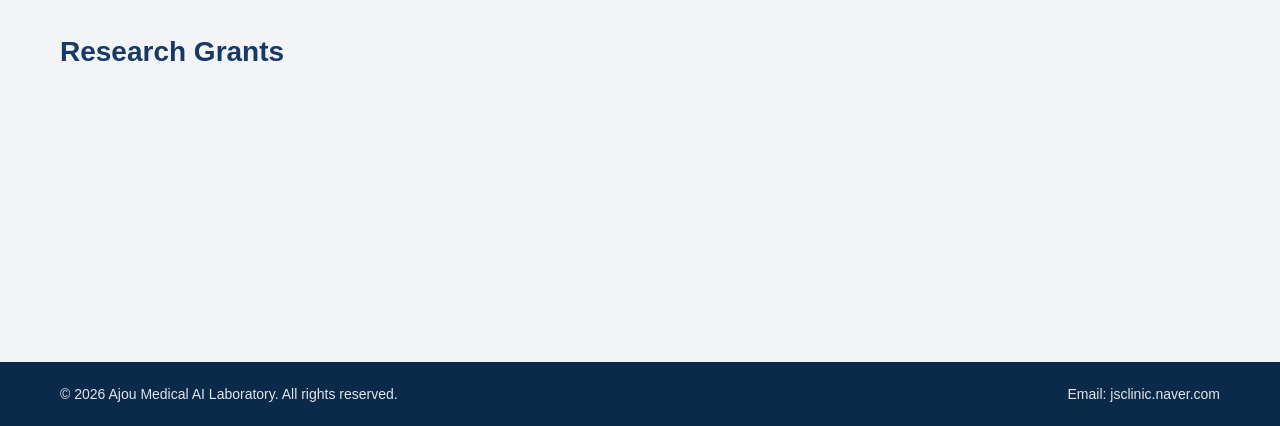
<file: research.html>
<!DOCTYPE html>
<html lang="en">
<head>
  <meta charset="UTF-8" />
  <meta name="viewport" content="width=device-width, initial-scale=1.0" />
  <meta
    name="description"
    content="Research - Ajou Medical AI Laboratory"
  />
  <title>Research | Ajou Medical AI Laboratory</title>
  <link rel="stylesheet" href="style.css" />
</head>
<body>
  <header class="site-header" id="site-header"></header>

  <main class="subpage-main">
    <section class="subpage-hero">
      <div class="container">
        <h1>Research</h1>
        <p>
          Core research directions in precision oncology and medical imaging AI.
        </p>
      </div>
    </section>

    <section class="section-white">
      <div class="container simple-section">
        <h2>Research Areas</h2>

        <div class="content-card reveal delay-1">
          <h3>AI for Radiotherapy</h3>
          <p>
            We develop AI methods for radiotherapy response prediction, dose planning,
            treatment outcome modeling, and imaging biomarker discovery for
            precision radiation oncology.
          </p>
        </div>

        <div class="content-card reveal delay-1">
          <h3>Tumor Microenvironment AI</h3>
          <p>
            We study tumor ecosystems using multimodal data, including pathology,
            imaging, and spatial biology, to better understand cancer progression
            and treatment response.
          </p>
        </div>

        <div class="content-card reveal delay-1">
          <h3>Multimodal Oncology AI</h3>
          <p>
            We integrate MRI, pathology, clinical variables, and omics information
            to improve diagnosis, prognosis prediction, and personalized oncology
            research.
          </p>
        </div>

        <div class="content-card reveal delay-1">
          <h3>Clinical AI &amp; Decision Support</h3>
          <p>
            We design clinically applicable AI systems for diagnosis, risk
            stratification, treatment planning, and decision support in real-world
            oncology workflows.
          </p>
        </div>
      </div>
    </section>

    <section class="section-gray" id="collaboration">
      <div class="container simple-section">
        <h2>Collaboration</h2>

        <div class="content-card reveal delay-1">
          <p>
            We welcome collaborations with clinicians, hospitals, researchers, and
            industry partners in oncology AI, medical imaging, multimodal learning,
            and translational medical research.
          </p>
        </div>

        <div class="content-card reveal delay-1">
          <h3>Potential Collaboration Topics</h3>
          <p>• Medical imaging analysis for cancer diagnosis</p>
          <p>• AI models for treatment response prediction</p>
          <p>• Multimodal learning with imaging, pathology, and clinical data</p>
          <p>• Clinical decision support systems for oncology practice</p>
        </div>
      </div>
    </section>

    <section class="section-gray" id="Research Grants">
      <div class="container simple-section">
        <h2>Research Grants</h2>

        <div class="content-card reveal delay-1">
          <p>• The National R&D Program for Cancer Control (NCC, MOHW) / 2025- / PI</p>
          <p>• Korea Health Technology R&D Project (KHIDI) / 2021-present & 2022-present / Co-Investigator</p>
          <p>• Investigator-Initiated Basic Research Program (NRF, Korea) / 2026- / PI</p>
        </div>
      </div>
    </section>
  </main>

  <footer class="site-footer" id="site-footer"></footer>

  <script src="script.js"></script>
</body>
</html>
</file>
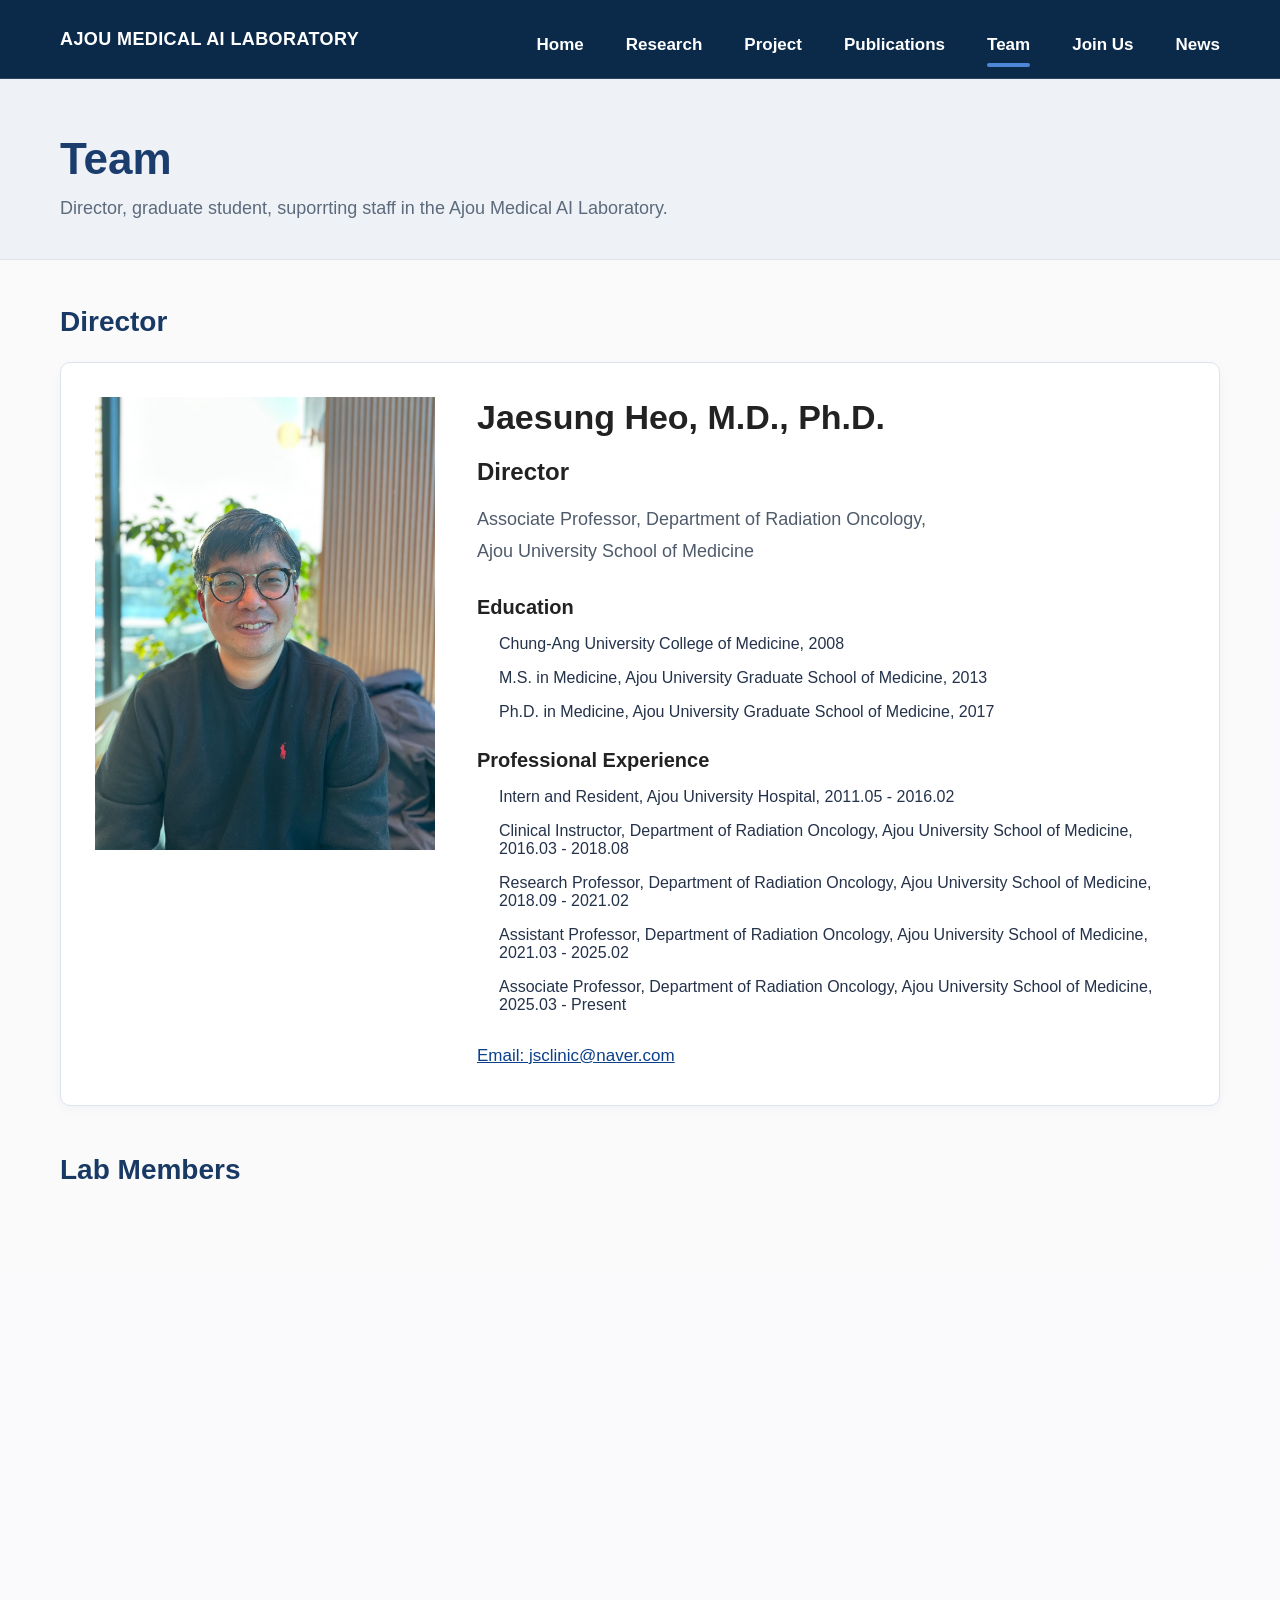
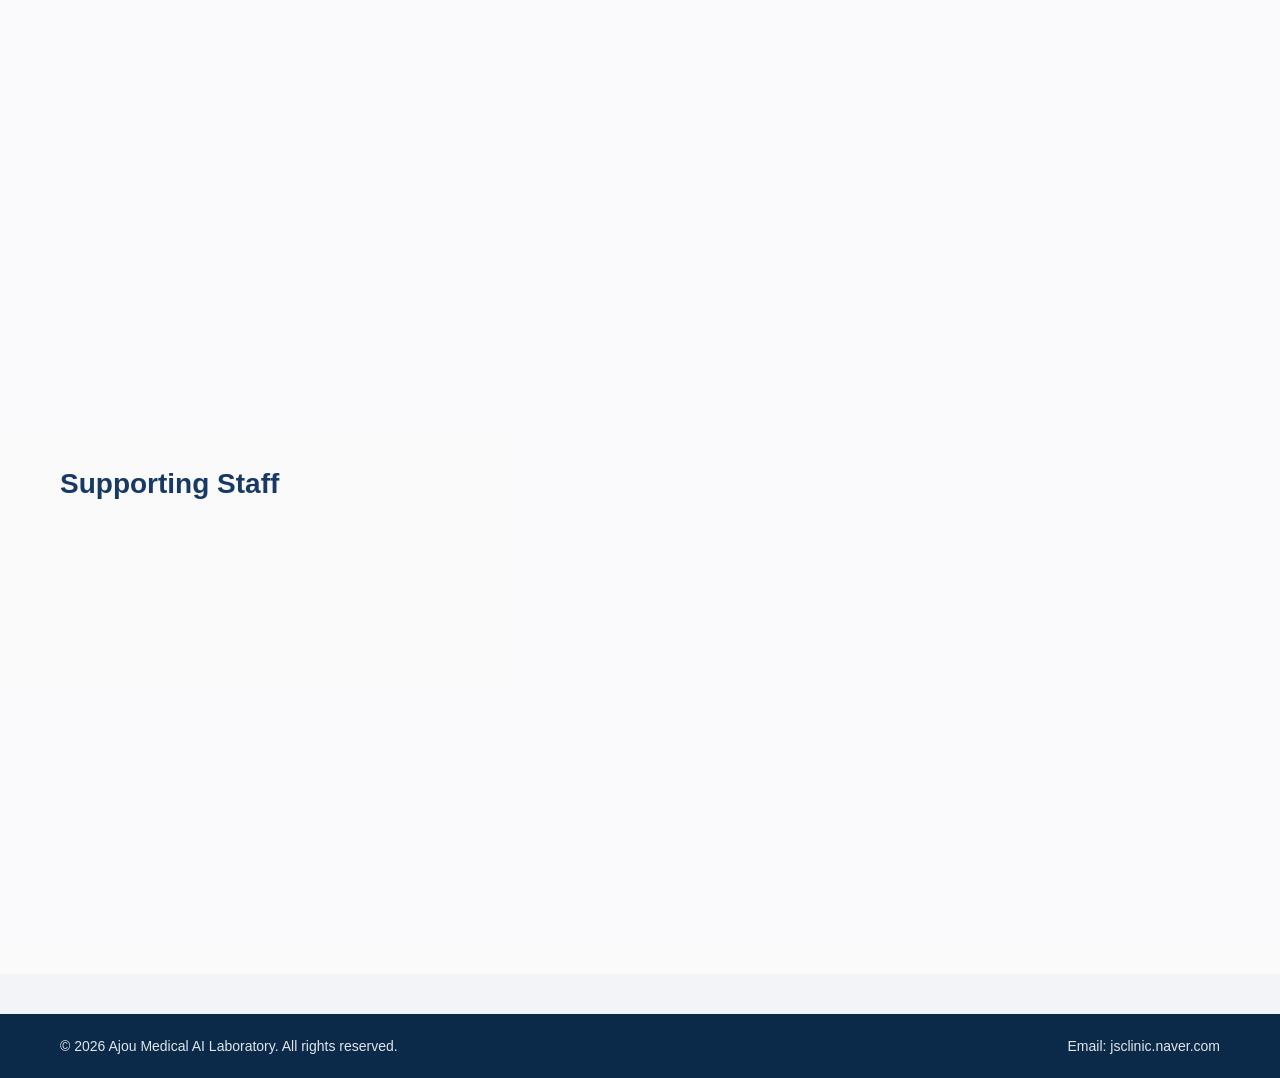
<file: team.html>
<!DOCTYPE html>
<html lang="en">
<head>
  <meta charset="UTF-8" />
  <meta name="viewport" content="width=device-width, initial-scale=1.0" />
  <meta name="description" content="Team - Ajou Medical AI Laboratory" />
  <title>Team | Ajou Medical AI Laboratory</title>
  <link rel="stylesheet" href="style.css" />
</head>
<body>
  <header class="site-header" id="site-header"></header>

  <main class="subpage-main">
    <section class="subpage-hero">
      <div class="container">
        <h1>Team</h1>
        <p>
          Director, graduate student, suporrting staff in the Ajou Medical AI Laboratory.
        </p>
      </div>
    </section>

    <section class="section-white">
      <div class="container simple-section">

        <h2>Director</h2>

        <div class="director-profile reveal delay-1">
          <div class="director-image">
            <img src="images/team-image/jaesungheo.jpg" alt="Jaesung Heo">
          </div>

          <div class="director-content">
            <h3 class="director-name">Jaesung Heo, M.D., Ph.D.</h3>
            <p class="director-title">Director</p>

            <p class="director-position">
              Associate Professor, Department of Radiation Oncology,<br>
              Ajou University School of Medicine
            </p>

            <h4 class="director-subtitle">Education</h4>
            <ul class="director-research">
              <p>Chung-Ang University College of Medicine, 2008</p>
              <p>M.S. in Medicine, Ajou University Graduate School of Medicine, 2013</p>
              <p>Ph.D. in Medicine, Ajou University Graduate School of Medicine, 2017</p>
            </ul>
            <h4 class="director-subtitle">Professional Experience</h4>
            <ul class="director-research">
              <p>Intern and Resident, Ajou University Hospital, 2011.05 - 2016.02</p>
              <p>Clinical Instructor, Department of Radiation Oncology, Ajou University School of Medicine, 2016.03 - 2018.08</p>
              <p>Research Professor, Department of Radiation Oncology, Ajou University School of Medicine, 2018.09 - 2021.02</p>
              <p>Assistant Professor, Department of Radiation Oncology, Ajou University School of Medicine, 2021.03 - 2025.02</p>
              <p>Associate Professor, Department of Radiation Oncology, Ajou University School of Medicine, 2025.03 - Present</p>
            </ul>

            <p class="director-email">
              <a href="mailto:jsclinic@naver.com">Email: jsclinic@naver.com</a>
            </p>
          </div>
        </div>

        <h2>Lab Members</h2>

        <div class="team-grid">
          <div class="team-card reveal delay-1">
            <div class="team-photo">
              <img src="images/team-image/junhyeongpark.jfif" alt="Junhyeong Park">
            </div>
            <h3>Junhyeong Park</h3>
            <p class="team-role">Ph.D. Student</p>
            <p>Research: Clinical AI research</p>
            <p>Email: qwon135@gmail.com</p>
          </div>

          <div class="team-card reveal delay-1">
            <div class="team-photo">
              <img src="images/team-image/seonhwakim.jpg" alt="Seonhwa Kim">
            </div>
            <h3>Seonhwa Kim</h3>
            <p class="team-role">Researcher</p>
            <p>Research: Clinical AI research</p>
            <p>Email: sh092433@naver.com</p>
          </div>

          <div class="team-card reveal delay-1">
            <div class="team-photo">
              <img src="images/team-image/sangikhwang2.jpeg" alt="Sangik Hwang">
            </div>
            <h3>Sangik Hwang</h3>
            <p class="team-role">M.S. Student</p>
            <p>Research: Clinical Decision Support</p>
            <p>Email: hwangsangik@ajou.ac.kr</p>
          </div>

          <div class="team-card reveal delay-1">
            <div class="team-photo">
              <img src="images/team-image/gyeonghyeonkim1.jpeg" alt="Gyeonghyeon Kim">
            </div>
            <h3>Gyeonghyeon Kim</h3>
            <p class="team-role">M.S. Student</p>
            <p>Research: AI for Brain Tumor MRI</p>
            <p>Email: kkl5563@ajou.ac.kr</p>
          </div>
        </div>

        <h2>Supporting Staff</h2>

        <div class="team-grid">
          <div class="team-card reveal delay-1">
            <div class="team-photo">
              <img src="images/team-image/hyeonjeongkang.jpg" alt="Hyeonjeong Kang">
            </div>
            <h3>Hyeonjeong Kang</h3>
            <p class="team-role">Administrative Staff</p>
            <p>Email: net3077@aumc.ac.kr</p>
          </div>
        </div>

      </div>
    </section>
  </main>

  <footer class="site-footer" id="site-footer"></footer>

  <script src="script.js"></script>
</body>

</html>
</file>
<file: style.css>
* {
  box-sizing: border-box;
}

html,
body {
  margin: 0;
  padding: 0;
  font-family: Arial, "Helvetica Neue", Helvetica, sans-serif;
  background-color: #f3f4f7;
  color: #24324a;
}

body {
  position: relative;
  overflow-x: hidden;
}

a {
  text-decoration: none;
  color: inherit;
}

img {
  display: block;
}

.container {
  width: 100%;
  max-width: 1200px;
  margin: 0 auto;
  padding-left: 20px;
  padding-right: 20px;
}

/* =========================
   HEADER / NAV
========================= */

.site-header {
  background: #0b2a4a;
  color: #ffffff;
  border-bottom: 1px solid rgba(255, 255, 255, 0.12);
}

.nav-wrap {
  min-height: 78px;
  display: flex;
  align-items: center;
  justify-content: space-between;
}

.site-logo {
  font-size: 18px;
  font-weight: 700;
  letter-spacing: 0.4px;
}

.main-nav {
  display: flex;
  gap: 42px;
}

.main-nav a {
  font-size: 17px;
  font-weight: 700;
  color: #ffffff;
  padding: 28px 0 16px;
  position: relative;
  display: inline-block;
}

.main-nav a.active::after {
  content: "";
  position: absolute;
  left: 0;
  bottom: 4px;
  width: 100%;
  height: 4px;
  background: #4d87d8;
  border-radius: 3px;
}

/* =========================
   HERO
========================= */

.hero-section {
  padding: 30px 0 20px;
  background:
    linear-gradient(
      rgba(255, 255, 255, 0.62),
      rgba(255, 255, 255, 0.62)
    ),
    url("images/index-image/main-background.jpg");
  background-size: cover;
  background-position: center;
  background-repeat: no-repeat;
}

.hero-grid {
  display: grid;
  grid-template-columns: 50% 50%;
  gap: 30px;
  align-items: stretch;
}

.hero-grid > * {
  min-width: 0;
}

.hero-images {
  display: grid;
  grid-template-columns: 1fr 1fr;
  grid-template-rows: 1fr 1fr;
  gap: 20px;
  height: 560px;
}

.hero-card {
  position: relative;
  overflow: hidden;
  border: 1px solid #d7deea;
  box-shadow: 0 3px 10px rgba(30, 44, 70, 0.08);
  background: #dfe7f2;
  min-height: 0;
}

.hero-card-image {
  width: 100%;
  height: 100%;
  object-fit: cover;
}

.hero-overlay {
  position: absolute;
  inset: 0;
  background: linear-gradient(
    to bottom,
    rgba(0, 0, 0, 0.4) 0%,
    rgba(0, 0, 0, 0.4) 100%
  );
}

.hero-label {
  position: absolute;
  z-index: 2;
  left: 20px;
  top: 18px;
  right: 18px;
  color: #ffffff;
}

.hero-label h3 {
  margin: 0;
  font-size: 20px;
  font-weight: 800;
  line-height: 1.25;
}

.hero-label p {
  margin: 10px 0 0;
  font-size: 13px;
  color: rgba(255, 255, 255, 0.95);
}

.hero-text {
  height: 560px;
  background: #ffffff;
  padding: 32px 30px;
  border: 1px solid #dfe5ef;
  box-shadow: 0 3px 10px rgba(30, 44, 70, 0.05);
  display: flex;
  flex-direction: column;
  justify-content: center;
}

.hero-text h1 {
  margin: 0;
  font-size: 54px;
  line-height: 1.15;
  color: #253e66;
  font-weight: 700;
}

.hero-divider {
  width: 100%;
  height: 2px;
  background: #d2d8e4;
  margin: 24px 0 22px;
}

.hero-text h2 {
  margin: 0;
  font-size: 27px;
  color: #153964;
  font-weight: 800;
  line-height: 1.35;
}

.hero-desc {
  margin-top: 40px;
  font-size: 17px;
  line-height: 1.75;
  color: #546277;
  width: 100%;
}

.hero-buttons {
  margin-top: 28px;
  display: flex;
  gap: 10px;
  flex-wrap: wrap;
}

.btn {
  display: inline-block;
  min-width: 94px;
  text-align: center;
  padding: 11px 15px;
  font-size: 15px;
  font-weight: 700;
  border-radius: 4px;
  color: #ffffff;
  box-shadow: 0 2px 8px rgba(28, 49, 86, 0.12);
}

.btn-blue {
  background: #103a6d;
}

.btn-red {
  background: #d24b39;
}

/* =========================
   SECTIONS
========================= */

.section-white {
  background: rgba(255, 255, 255, 0.58);
  padding: 46px 0;
}

.section-gray {
  background: rgba(243, 244, 247, 0.42);
  padding: 46px 0;
}

.section-title-left {
  display: flex;
  align-items: center;
  gap: 18px;
  margin-bottom: 34px;
}

.section-title-left h2,
.section-title-center h2 {
  margin: 0;
  color: #143a69;
  font-size: 26px;
  font-weight: 800;
}

.section-title-left .line,
.section-title-center .line {
  height: 1px;
  background: #cfd6e1;
  flex: 1;
}

.section-title-center {
  display: flex;
  align-items: center;
  gap: 22px;
  margin-bottom: 34px;
}

.mission-content p {
  margin: 0 0 16px;
  font-size: 18px;
  line-height: 1.95;
  color: #566478;
}

/* =========================
   PROGRAM CARDS
========================= */

.program-grid {
  --program-image-width: 360px;
  --program-image-height: 240px;
  --program-card-padding-x: 22px;
  display: grid;
  grid-template-columns: repeat(4, minmax(calc(var(--program-image-width) + (var(--program-card-padding-x) * 2)), 1fr));
  justify-content: center;
  justify-items: center;
  gap: 22px;
}

.program-card {
  width: calc(var(--program-image-width) + (var(--program-card-padding-x) * 2));
  max-width: 100%;
  background: #ffffff;
  border: 1px solid #e1e6ef;
  box-shadow: 0 3px 10px rgba(29, 44, 72, 0.05);
  border-radius: 10px;
  padding: 26px 22px 28px;
  display: flex;
  flex-direction: column;
  align-items: center;
  text-align: center;
}

.program-thumb {
  width: var(--program-image-width);
  max-width: 100%;
  height: var(--program-image-height);
  border-radius: 0%;
  margin: 0 auto 20px;
  overflow: visible;
  background: transparent;
  display: flex;
  align-items: center;
  justify-content: center;
}

.program-thumb img {
  width: auto;
  height: auto;
  max-width: 100%;
  max-height: 100%;
  object-fit: contain;
  display: block;
}

.program-card h3 {
  margin: 0 0 12px;
  min-height: 58px;
  display: flex;
  align-items: flex-start;
  justify-content: center;
  font-size: 22px;
  color: #153964;
  line-height: 1.3;
}

.program-card p {
  margin: 0;
  font-size: 15px;
  line-height: 1.75;
  color: #5d6b7c;
}

/* =========================
   IMPACT
========================= */

.impact-banner {
  min-height: 210px;
  display: grid;
  grid-template-columns: 1fr;
  overflow: hidden;
  border: 1px solid #d2dced;
  background: linear-gradient(90deg, #163c72 0%, #245ea7 45%, #0c2542 100%);
  box-shadow: 0 3px 10px rgba(29, 44, 72, 0.06);
}

.impact-left {
  padding: 40px 42px;
  color: #ffffff;
}

.impact-left ul {
  margin: 0;
  padding-left: 20px;
}

.impact-left li {
  margin-bottom: 22px;
  font-size: 20px;
  line-height: 1.5;
}

.impact-left li::marker {
  color: #ffcf62;
}

/* =========================
   NEWS
========================= */

.news-box {
  width: 100%;
  max-width: 760px;
  margin: 0 auto;
  background: #ffffff;
  border: 1px solid #dfe5ee;
  box-shadow: 0 3px 10px rgba(29, 44, 72, 0.04);
  padding: 18px 30px;
}

.news-item {
  display: flex;
  align-items: flex-start;
  gap: 18px;
  padding: 20px 0;
  border-bottom: 1px solid #e6ebf2;
  font-size: 19px;
  color: #4e5d70;
}

.news-item:last-child {
  border-bottom: none;
}

.news-check {
  width: 28px;
  height: 28px;
  border: 1px solid #e09a95;
  background: #fff7f6;
  color: #d1584a;
  display: inline-flex;
  align-items: center;
  justify-content: center;
  border-radius: 4px;
  font-weight: 700;
}

.news-item-content {
  display: flex;
  flex-direction: column;
  gap: 4px;
  min-width: 0;
}

.news-item-date {
  font-size: 13px;
  font-weight: 700;
  color: #173964;
}

.news-item-link {
  font-size: 18px;
  line-height: 1.6;
  color: #4e5d70;
}

/* =========================
   FOOTER
========================= */

.site-footer {
  background: #0b2a4a;
  color: rgba(255, 255, 255, 0.88);
  padding: 24px 0;
  margin-top: 40px;
}

.footer-wrap {
  display: flex;
  justify-content: space-between;
  align-items: center;
  gap: 16px;
}

.footer-wrap p {
  margin: 0;
  font-size: 14px;
}

/* =========================
   SUBPAGE COMMON
========================= */

.subpage-main {
  min-height: 700px;
}

.subpage-hero {
  background: #eef2f7;
  padding: 55px 0 40px;
  border-bottom: 1px solid #dde4ee;
}

.subpage-hero h1 {
  margin: 0 0 14px;
  font-size: 44px;
  color: #1b3d6d;
  font-weight: 800;
}

.subpage-hero p {
  margin: 0;
  font-size: 18px;
  color: #5c6a7b;
}

.simple-section h2 {
  margin: 0 0 24px;
  font-size: 28px;
  color: #173964;
  font-weight: 800;
}

.content-card,
.publication-item,
.news-list-item {
  background: #ffffff;
  border: 1px solid #dde4ee;
  box-shadow: 0 3px 10px rgba(29, 44, 72, 0.04);
  border-radius: 8px;
  padding: 24px 28px;
  margin-bottom: 18px;
}

.content-card h3,
.publication-item h3 {
  margin: 0 0 12px;
  font-size: 22px;
  color: #173964;
}

.content-card p,
.publication-item p {
  margin: 0 0 10px;
  font-size: 16px;
  line-height: 1.8;
  color: #5c6a7b;
}

/* =========================
   TEAM
========================= */

.team-grid {
  display: grid;
  grid-template-columns: repeat(3, 1fr);
  gap: 22px;
  margin-bottom: 36px;
}

.team-grid-single {
  grid-template-columns: 1fr;
  max-width: 380px;
}

.team-card {
  background: #ffffff;
  border: 1px solid #dde4ee;
  box-shadow: 0 3px 10px rgba(29, 44, 72, 0.04);
  border-radius: 10px;
  padding: 24px;
  text-align: center;
}

.team-photo {
  width: 200px;
  height: 200px;
  margin: 0 auto 18px;
  border-radius: 100%;
  overflow: hidden;
  border: 1px solid #d2dbe8;
  background: linear-gradient(135deg, #ffffff 0%, #ffffff 100%);
}

.team-photo img {
  width: 100%;
  height: 100%;
  object-fit: cover;
  object-position: center 40%;
}

.team-card h3 {
  margin: 0 0 10px;
  font-size: 22px;
  color: #173964;
}

.team-card p {
  margin: 0 0 8px;
  font-size: 15px;
  color: #5c6a7b;
  line-height: 1.6;
}

.team-role {
  font-weight: 700;
  color: #173964;
}

/* Director profile */
.director-profile {
  display: flex;
  align-items: flex-start;
  gap: 42px;
  background: #ffffff;
  border: 1px solid #dde4ee;
  box-shadow: 0 3px 10px rgba(29, 44, 72, 0.04);
  border-radius: 10px;
  padding: 34px;
  margin-bottom: 48px;
  overflow: hidden;
}

.director-image {
  width: 340px;
  flex: 0 0 340px;
}

.director-image img {
  width: 100%;
  height: auto;
  display: block;
  object-fit: cover;
}

.director-content {
  flex: 1;
  min-width: 0;
}

.director-name {
  margin: 0 0 18px;
  font-size: 34px;
  line-height: 1.2;
  color: #222222;
  font-weight: 700;
  overflow-wrap: break-word;
  word-break: keep-all;
}

.director-title {
  margin: 0 0 16px;
  font-size: 24px;
  line-height: 1.3;
  color: #222222;
  font-weight: 700;
}

.director-position {
  margin: 0 0 28px;
  font-size: 18px;
  line-height: 1.8;
  color: #4f5b6b;
  overflow-wrap: break-word;
}

.director-subtitle {
  margin: 0 0 14px;
  font-size: 20px;
  color: #222222;
  font-weight: 700;
}

.director-research {
  margin: 0 0 28px 22px;
  padding: 0;
}

.director-research li {
  margin-bottom: 12px;
  font-size: 17px;
  line-height: 1.8;
  color: #333333;
}

.director-email {
  margin: 0;
  font-size: 17px;
  line-height: 1.7;
  overflow-wrap: break-word;
}

.director-email a {
  color: #0b3f8a;
  text-decoration: underline;
}

/* =========================
   PUBLICATIONS / NEWS LIST
========================= */

.news-list-item {
  display: flex;
  align-items: center;
  gap: 20px;
}

.news-date {
  width: 90px;
  font-weight: 700;
  color: #173964;
}

.news-text {
  flex: 1;
  font-size: 17px;
  color: #556377;
}

/* =========================
   JOIN US
========================= */

.joinus-grid {
  display: grid;
  grid-template-columns: 1fr 1fr;
  gap: 22px;
}

.map-card {
  min-height: 280px;
}

.map-placeholder {
  height: 210px;
  border: 1px dashed #b8c4d6;
  background: linear-gradient(135deg, #eef3f9 0%, #dbe6f3 100%);
  display: flex;
  flex-direction: column;
  align-items: center;
  justify-content: center;
  color: #5c6a7b;
  font-size: 16px;
  text-align: center;
  border-radius: 8px;
  overflow: hidden;
}

.map-placeholder iframe {
  width: 100%;
  height: 100%;
  border: 0;
}

/* =========================
   PROJECTS
========================= */

.project-list {
  display: grid;
  gap: 28px;
}

.project-card {
  background: #ffffff;
  border: 1px solid #dde4ee;
  box-shadow: 0 3px 10px rgba(29, 44, 72, 0.04);
  border-radius: 10px;
  padding: 30px;
}

.project-card h3 {
  margin: 0 0 12px;
  font-size: 28px;
  color: #173964;
}

.project-card p {
  margin: 0 0 12px;
  font-size: 16px;
  line-height: 1.8;
  color: #5c6a7b;
}

.project-meta {
  display: flex;
  flex-wrap: wrap;
  gap: 10px;
  margin-bottom: 18px;
}

.project-tag {
  display: inline-flex;
  align-items: center;
  min-height: 34px;
  padding: 6px 12px;
  border-radius: 999px;
  background: #edf3fb;
  border: 1px solid #d5e1f0;
  color: #20426c;
  font-size: 14px;
  font-weight: 700;
}

.project-media {
  display: grid;
  grid-template-columns: 1fr 1fr;
  gap: 22px;
  margin: 22px 0;
}

.project-video-card {
  background: #f8fafc;
  border: 1px solid #dde4ee;
  border-radius: 8px;
  padding: 16px;
  width: 100%;
  max-width: 360px;
}

.project-video-card h4 {
  margin: 0 0 12px;
  font-size: 18px;
  color: #173964;
}

.project-video-frame {
  width: 100%;
  aspect-ratio: 16 / 9;
  border-radius: 6px;
  overflow: hidden;
  background: #0b2a4a;
}

.project-video-frame iframe {
  width: 100%;
  height: 100%;
  border: 0;
}

.project-link {
  display: inline-block;
  margin-top: 12px;
  font-size: 15px;
  font-weight: 700;
  color: #0f4f98;
}

.project-media-three {
  grid-template-columns: repeat(3, minmax(0, 1fr));
}

.project-media-single {
  grid-template-columns: minmax(0, 1fr);
  justify-items: center;
}

.project-notes {
  margin-top: 18px;
  padding: 16px 18px;
  border-radius: 8px;
  background: #f6f8fb;
  border: 1px dashed #c7d3e3;
}

.project-notes p:last-child {
  margin-bottom: 0;
}

/* =========================
   SCROLL REVEAL ANIMATION
========================= */

.reveal {
  opacity: 0;
  transform: translateY(40px);
  transition: opacity 0.5s ease, transform 0.5s ease;
}

.reveal.show {
  opacity: 1;
  transform: translateY(0);
}

.reveal.delay-1 { transition-delay: 0.1s; }
.reveal.delay-2 { transition-delay: 0.2s; }
.reveal.delay-3 { transition-delay: 0.3s; }
.reveal.delay-4 { transition-delay: 0.4s; }

/* =========================
   RESPONSIVE
========================= */

@media (max-width: 1200px) {
  .hero-grid {
    grid-template-columns: 1fr;
  }

  .hero-images,
  .hero-text {
    height: auto;
  }

  .hero-images {
    grid-template-columns: 1fr 1fr;
  }

  .program-grid {
    grid-template-columns: repeat(2, 1fr);
  }

  .team-grid {
    grid-template-columns: repeat(2, 1fr);
  }

  .joinus-grid {
    grid-template-columns: 1fr;
  }

  .project-media {
    grid-template-columns: 1fr;
  }

  .news-box {
    width: 100%;
  }
  
  .director-name {
    font-size: 28px;
  }

  .director-title {
    font-size: 22px;
  }

  .director-position,
  .director-research li,
  .director-email {
    font-size: 16px;
    line-height: 1.7;
  }
}

@media (max-width: 768px) {
  .container {
    padding-left: 16px;
    padding-right: 16px;
  }

  .nav-wrap {
    flex-direction: column;
    min-height: auto;
    padding: 16px 0;
    gap: 12px;
  }

  .main-nav {
    flex-wrap: wrap;
    justify-content: center;
    gap: 18px;
  }

  .main-nav a {
    padding: 6px 0;
    font-size: 15px;
  }

  .main-nav a.active::after {
    bottom: -2px;
    height: 3px;
  }

  .site-logo {
    text-align: center;
    font-size: 16px;
  }

  .hero-section {
    padding: 20px 0 16px;
  }

  .hero-grid {
    gap: 20px;
  }

  .hero-images {
    grid-template-columns: repeat(2, 1fr);
    grid-template-rows: repeat(2, minmax(0, 1fr));
    gap: 12px;
    width: 100%;
    max-width: 100%;
    aspect-ratio: 1 / 1;
    height: auto;
  }

  .hero-card {
    min-height: 0;
  }

  .hero-label {
    left: 12px;
    top: 12px;
    right: 12px;
  }

  .hero-label h3 {
    font-size: 16px;
  }

  .hero-label p {
    margin-top: 6px;
    font-size: 11px;
    line-height: 1.4;
  }

  .hero-text {
    padding: 28px 24px;
    height: auto;
  }

  .hero-text h1 {
    font-size: 32px;
  }

  .hero-text h2 {
    font-size: 20px;
  }

  .hero-desc {
    width: 100%;
    font-size: 15px;
    line-height: 1.75;
  }

  .hero-buttons {
    gap: 10px;
    flex-wrap: wrap;
  }

  .btn {
    min-width: 0;
    flex: 1 1 calc(50% - 10px);
    padding: 12px 14px;
    font-size: 14px;
  }

  .program-grid {
    grid-template-columns: 1fr;
  }

  .program-grid,
  .team-grid,
  .project-list,
  .joinus-grid {
    gap: 18px;
  }

  .program-card,
  .project-card {
    padding: 24px 20px;
  }

  .content-card,
  .publication-item,
  .news-list-item,
  .team-card,
  .director-profile {
    padding: 20px;
  }

  .project-card h3,
  .content-card h3,
  .publication-item h3,
  .team-card h3 {
    font-size: 20px;
  }

  .content-card p,
  .publication-item p,
  .project-card p,
  .team-card p {
    font-size: 15px;
    line-height: 1.7;
  }

  .team-grid,
  .team-grid-single {
    grid-template-columns: 1fr;
    max-width: 100%;
  }

  .section-title-left,
  .section-title-center {
    gap: 12px;
  }

  .section-title-left h2,
  .section-title-center h2 {
    font-size: 22px;
  }

  .subpage-hero h1 {
    font-size: 34px;
  }

  .subpage-hero p {
    font-size: 16px;
  }

  .impact-left li {
    font-size: 17px;
  }

  .news-list-item {
    flex-direction: column;
    align-items: flex-start;
    gap: 8px;
  }

  .news-date {
    width: auto;
  }

  .footer-wrap {
    flex-direction: column;
    text-align: center;
  }
}

@media (max-width: 900px) {
  .director-profile {
    flex-direction: column;
    align-items: flex-start;
    gap: 24px;
    padding: 24px;
  }

  .director-image {
    width: 100%;
    max-width: 320px;
    flex: none;
  }

  .director-image img {
    width: 100%;
    height: auto;
  }

  .director-content {
    width: 100%;
    min-width: 0;
  }

  .director-name {
    font-size: 32px;
    line-height: 1.2;
    word-break: keep-all;
    overflow-wrap: break-word;
  }

  .director-title {
    font-size: 22px;
  }

  .director-position,
  .director-email,
  .director-research li {
    font-size: 16px;
    line-height: 1.7;
  }
}
</file>
